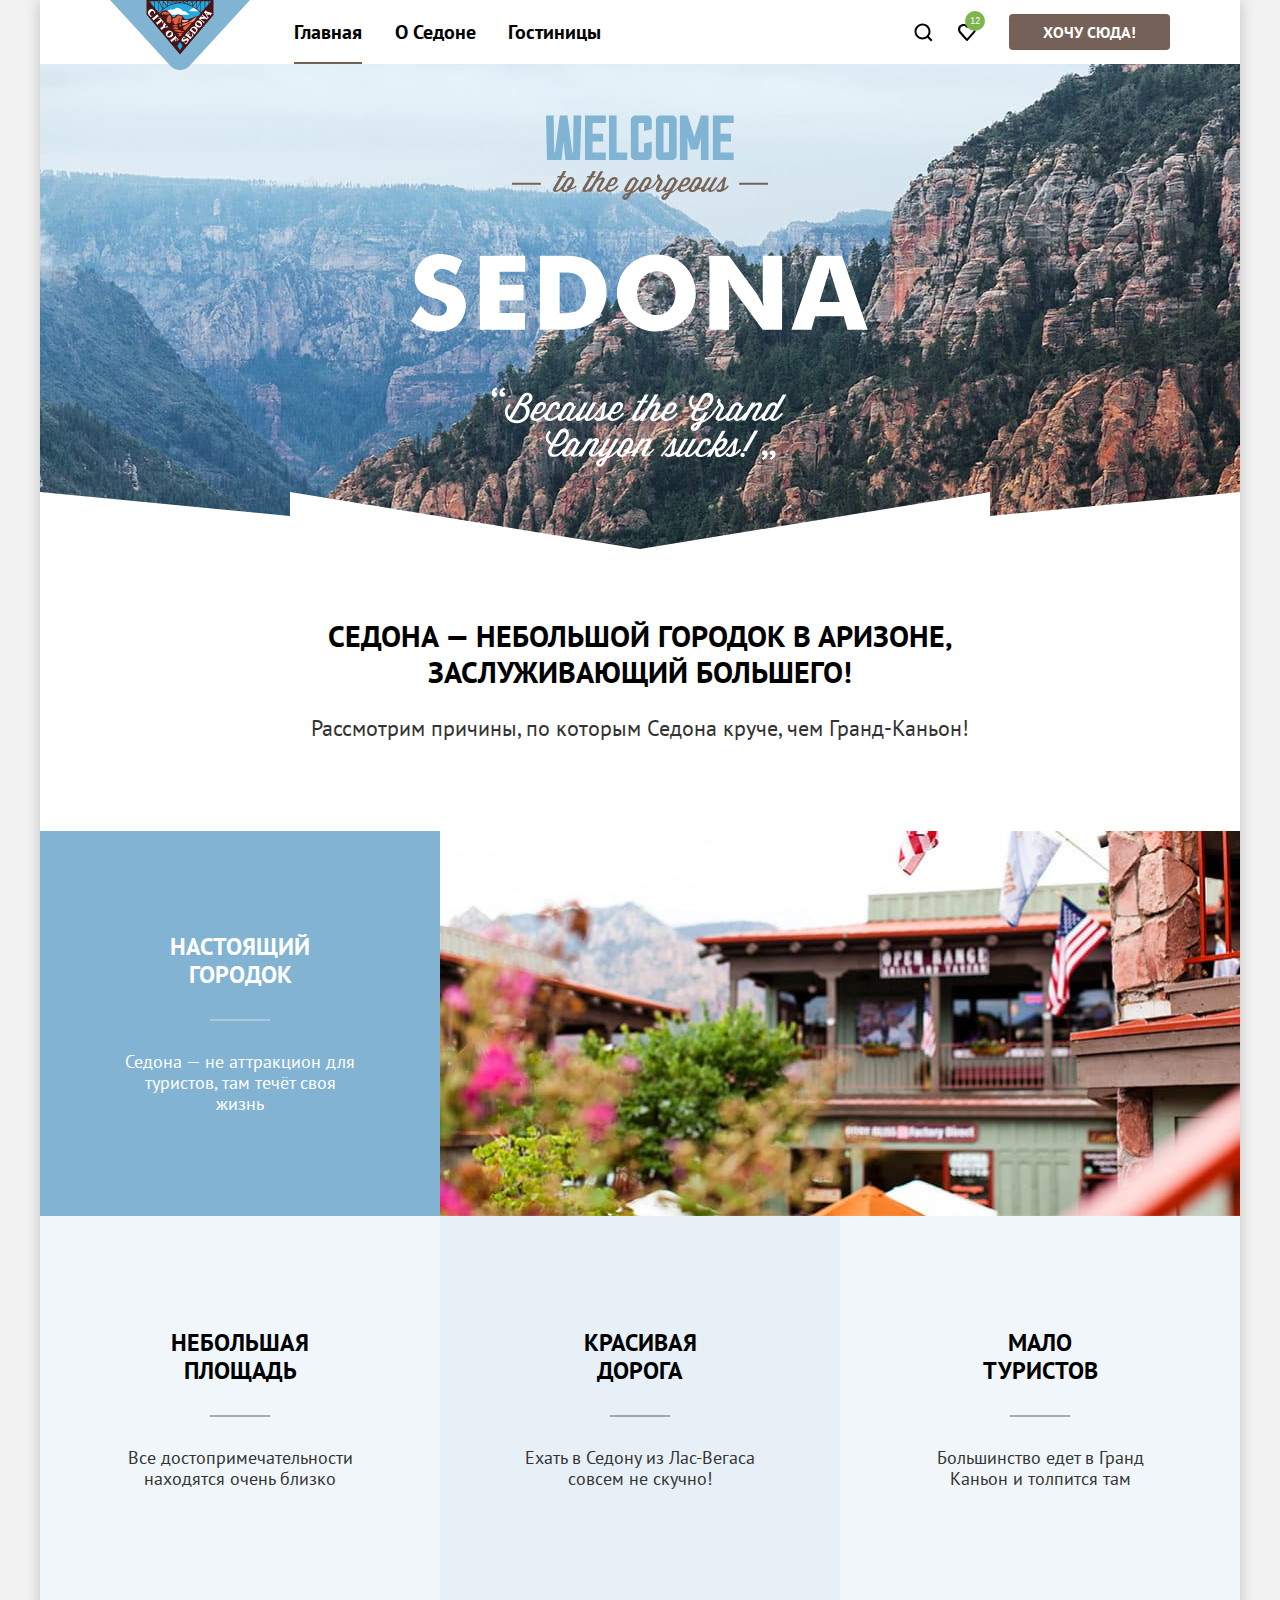
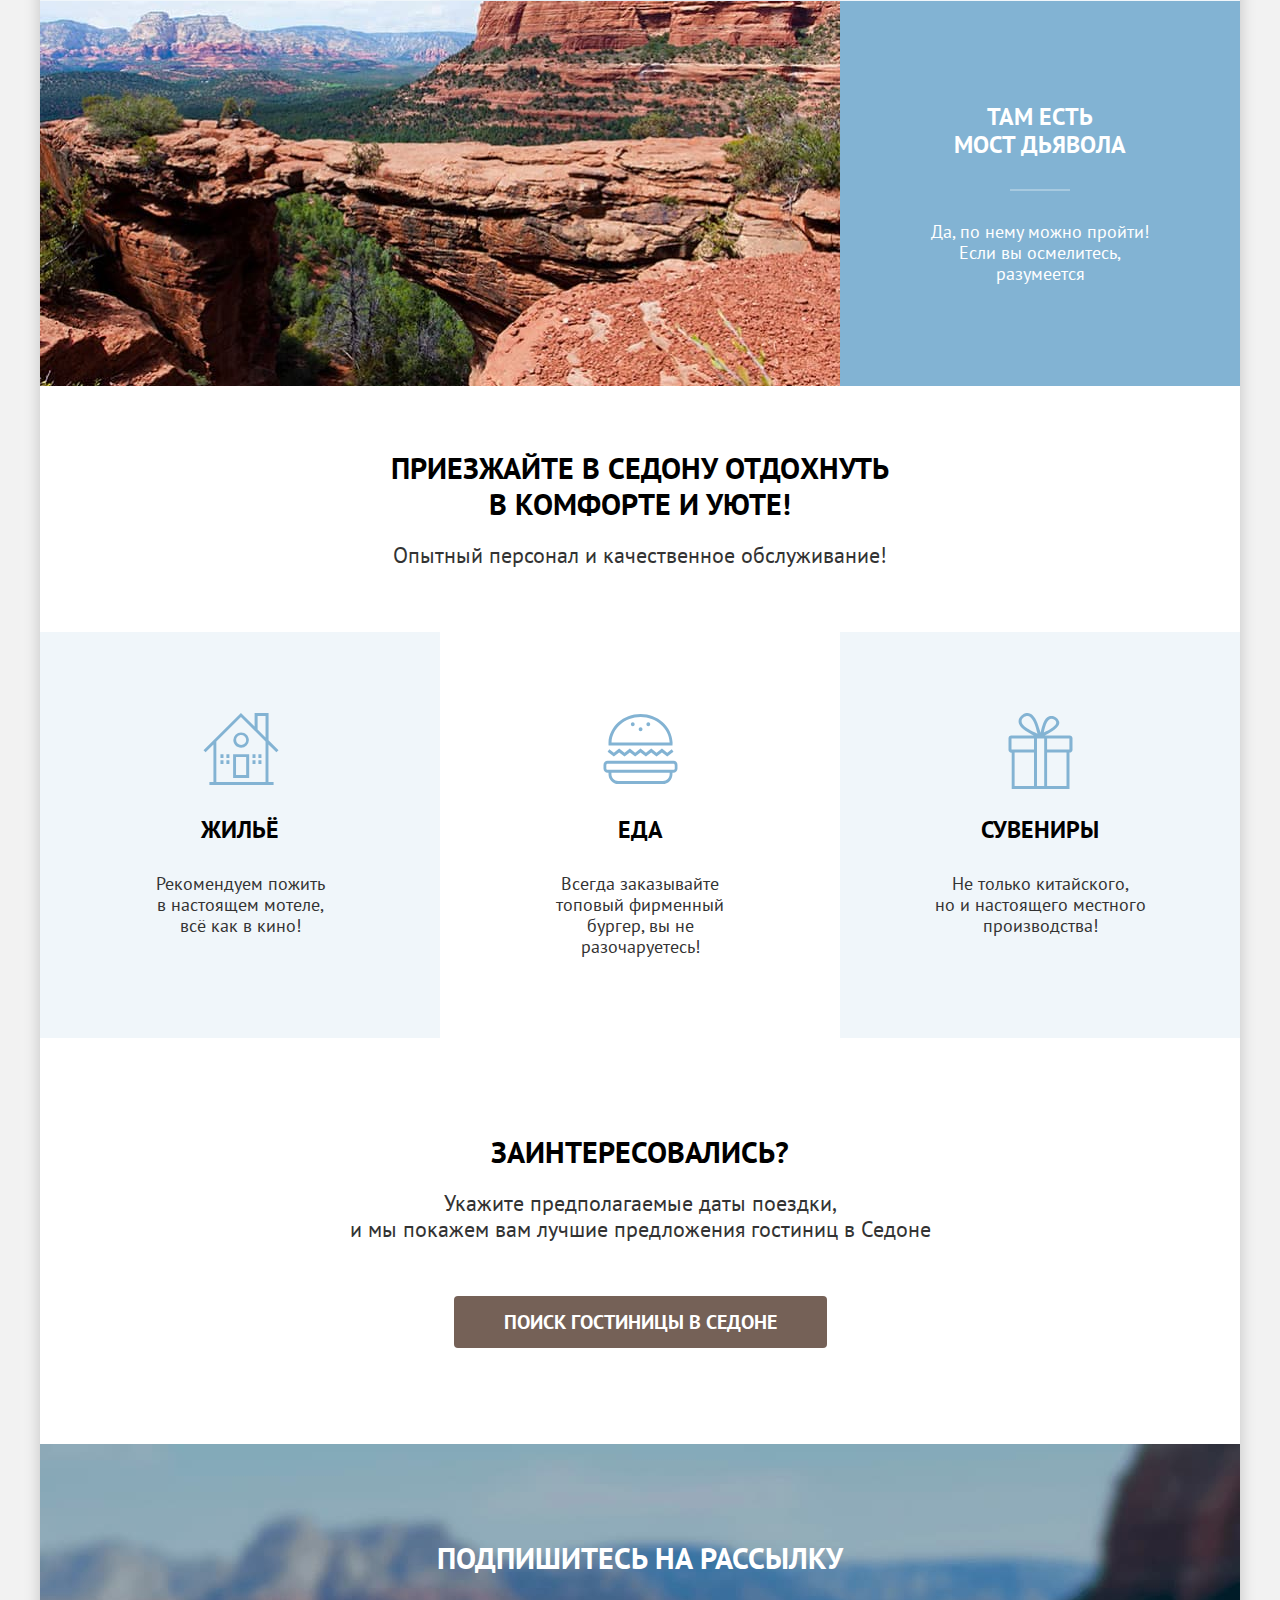
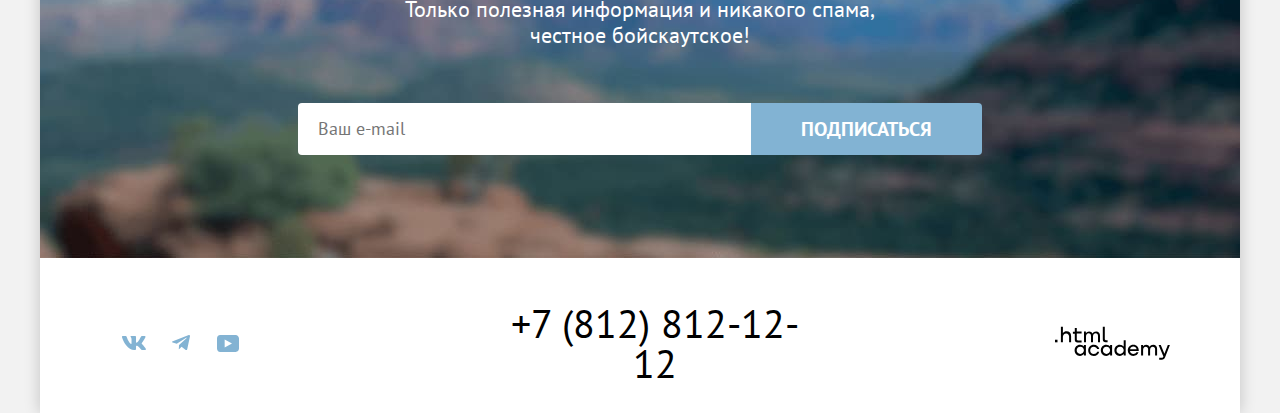
<file: index.html>
<!DOCTYPE html>
<html lang="ru">
  <head>
    <meta charset="utf-8">
    <title>Проект Город Седона</title>
    <link rel="stylesheet" href="styles/styles.css">
    <link rel="icon" href="favicon.ico">
    <link rel="icon" type="image/png" href="images/favicon.png">
  </head>

  <body>
    <div class="content-white-background-color">
      <header data-test="header" class="page-header">
        <nav class="navigation">
          <a class="navigation-logo">
            <img class="page-header-logo" src="images/logo-sedona.svg" width="140" height="70" alt="Логотип для Города Седона">
          </a>
          <ul class="navigation-list">
            <li class="navigation-item">
              <a class="navigation-link navigation-link-current">Главная</a>
            </li>
            <li class="navigation-item">
              <a class="navigation-link" href="#">О Седоне</a>
            </li>
            <li class="navigation-item">
              <a class="navigation-link" href="catalog.html">Гостиницы</a>
            </li>
          </ul>
          <ul class="navigation-list navigation-user">
            <li class="navigation-item">
              <a class="navigation-link navigation-link-search" href="#">
                <span class="visually-hidden">
                  Поиск
                </span>
              </a>
            </li>
            <li class="navigation-item">
              <a class="navigation-link navigation-link-fav" href="#">
                <span class="number-of-favorites">12</span>
                <span class="visually-hidden">
                  Избранное
                </span>
              </a>
            </li>
            <li class="navigation-item">
              <a class="button navigation-link-button" href="#">ХОЧУ СЮДА!</a>
            </li>
          </ul>
        </nav>
      </header>

      <main data-test="main" class="index-main">
        <div data-test="hero" class="main-upper-background">
          <h1 class="visually-hidden">Город Седона</h1>
          <img class="logo" src="images/sedona-main-welcome-logo.svg" width="458" height="352" alt="Логотип Города Седона">
        </div>

        <section data-test="advantages" class="advantages">
          <h2 class="visually-hidden">Преимущества Седона над Гранд-Каньон</h2>
          <p class="advantages-main">Седона — небольшой городок в Аризоне,<br> заслуживающий большего!</p>
          <p class="advantages-main-description">Рассмотрим причины, по которым Седона круче, чем Гранд-Каньон!</p>
          <div class="advantages-list">
            <div class="advantages-item advantages-item-with-image">
              <div class="description-block-with-image">
                <h3 class="advantages-title">Настоящий городок</h3>
                <p class="advantages-description">Седона — не аттракцион для туристов, там течёт своя жизнь</p>
              </div>
              <img class="advantages-image" src="images/photo-advantages-1.jpg" width="800" height="385" alt="Виды Города Седона">
            </div>
            <ul class="advantages-middle-row">
              <li class="advantages-item">
                <div class="description-block">
                  <h3 class="advantages-title">Небольшая площадь</h3>
                  <p class="advantages-description">Все достопримечательности находятся очень близко</p>
                </div>
              </li>
              <li class="advantages-item advantages-item-darker">
                <div class="description-block">
                  <h3 class="advantages-title">Красивая<br> дорога</h3>
                  <p class="advantages-description">Ехать в Седону из Лас-Вегаса совсем не скучно!</p>
                </div>
              </li>
              <li class="advantages-item">
                <div class="description-block">
                  <h3 class="advantages-title">Мало<br> туристов</h3>
                  <p class="advantages-description">Большинство едет в Гранд Каньон и толпится там</p>
                </div>
              </li>
            </ul>
            <div class="advantages-item advantages-item-with-image">
              <div class="description-block-with-image">
                <h3 class="advantages-title">Там есть<br> мост дьявола</h3>
                <p class="advantages-description">Да, по нему можно пройти! Если вы осмелитесь, разумеется</p>
              </div>
              <img class="advantages-image advantages-image-left" src="images/photo-advantages-2.jpg" width="800" height="385" alt="Вид моста дьявола по которому можно пройти">
            </div>
          </div>
        </section>

        <section data-test="service" class="infrastructure">
          <h2 class="visually-hidden">Инфраструктура</h2>
          <p class="infrastructure-top">Приезжайте в Седону отдохнуть<br> в комфорте и уюте!</p>
          <p class="infrastructure-top-description">Опытный персонал и качественное обслуживание!</p>
          <ul class="infrastructure-list">
            <li class="infrastructure-item">
              <div class="description-block">
                <h3 class="infrastructure-title">Жильё</h3>
                <p class="infrastructure-description">Рекомендуем пожить<br> в настоящем мотеле,<br> всё как в кино!</p>
              </div>
            </li>
            <li class="infrastructure-item infrastructure-item-white">
              <div class="description-block">
                <h3 class="infrastructure-title">Еда</h3>
                <p class="infrastructure-description">Всегда заказывайте<br> топовый фирменный бургер, вы не разочаруетесь!</p>
              </div>
            </li>
            <li class="infrastructure-item">
              <div class="description-block">
                <h3 class="infrastructure-title">Сувениры</h3>
                <p class="infrastructure-description">Не только китайского,<br> но и настоящего местного производства!</p>
              </div>
            </li>
          </ul>
        </section>

        <section data-test="search" class="catalog-link">
          <h2 class="catalog-link-top">Заинтересовались?</h2>
          <p class="catalog-link-description">Укажите предполагаемые даты поездки,<br> и мы покажем вам лучшие предложения гостиниц в Седоне</p>
          <a class="button catalog-link-button" href="catalog.html">ПОИСК ГОСТИНИЦЫ В СЕДОНЕ</a>
        </section>

        <section data-test="subscribe" class="newsletter">
          <div class="newsletter-content">
            <h2 class="newsletter-top">Подпишитесь на рассылку</h2>
            <p class="newsletter-description">Только полезная информация и никакого спама,<br> честное бойскаутское!</p>
            <form class="newsletter-form" action="https://echo.htmlacademy.ru/" method="post">
              <input class="newsletter-email" type="email" id="newsletter-email" name="newsletter-email" placeholder="Ваш e-mail" required>
              <button class="button newsletter-button" type="submit">Подписаться</button>
            </form>
          </div>
        </section>
      </main>

      <footer data-test="footer" class="page-footer">
        <div class="footer-row">
          <ul class="footer-social-list">
            <li class="footer-social-item">
              <a class="footer-social-link footer-social-vk" href="#">
                <svg class="footer-social-icon" width="24" height="14" aria-hidden="true" focusable="false" viewBox="0 0 24 14" xmlns="http://www.w3.org/2000/svg">
                  <path fill-rule="evenodd" clip-rule="evenodd" d="M23.45 0.948C23.616 0.402 23.45 0 22.655 0H20.03C19.362 0 19.054 0.347 18.887 0.73C18.887 0.73 17.552 3.926 15.661 6.002C15.049 6.604 14.771 6.795 14.437 6.795C14.27 6.795 14.019 6.604 14.019 6.057V0.948C14.019 0.292 13.835 0 13.279 0H9.151C8.734 0 8.483 0.304 8.483 0.593C8.483 1.214 9.429 1.358 9.526 3.106V6.904C9.526 7.737 9.373 7.888 9.039 7.888C8.149 7.888 5.984 4.677 4.699 1.003C4.45 0.288 4.198 0 3.527 0H0.9C0.15 0 0 0.347 0 0.73C0 1.412 0.89 4.8 4.145 9.281C6.315 12.341 9.37 14 12.153 14C13.822 14 14.028 13.632 14.028 12.997V10.684C14.028 9.947 14.186 9.8 14.715 9.8C15.105 9.8 15.772 9.992 17.33 11.467C19.11 13.216 19.403 14 20.405 14H23.03C23.78 14 24.156 13.632 23.94 12.904C23.702 12.18 22.852 11.129 21.725 9.882C21.113 9.172 20.195 8.407 19.916 8.024C19.527 7.533 19.638 7.314 19.916 6.877C19.916 6.877 23.116 2.451 23.449 0.948H23.45Z" />
                </svg>
                <span class="visually-hidden">ВКонтакте</span>
              </a>
            </li>
            <li class="footer-social-item">
              <a class="footer-social-link footer-social-tg" href="#">
                <svg class="footer-social-icon" width="18" height="16" aria-hidden="true" focusable="false" viewBox="0 0 18 16" xmlns="http://www.w3.org/2000/svg">
                  <path d="M16.785 0.0992597L0.840489 6.24776C-0.247661 6.68481 -0.241365 7.29184 0.640845 7.56253L4.73445 8.83953L14.2058 2.8637C14.6537 2.59121 15.0629 2.7378 14.7265 3.03636L7.05283 9.96185H7.05103L7.05283 9.96275L6.77045 14.1823C7.18413 14.1823 7.36669 13.9925 7.59871 13.7686L9.58705 11.8351L13.7229 14.89C14.4855 15.31 15.0332 15.0941 15.2229 14.1841L17.9379 1.38885C18.2158 0.274623 17.5126 -0.229883 16.785 0.0992597Z" />
                </svg>
                <span class="visually-hidden">Телеграм</span>
              </a>
            </li>
            <li class="footer-social-item">
              <a class="footer-social-link footer-social-yt" href="#">
                <svg class="footer-social-icon" width="22" height="17" aria-hidden="true" focusable="false" viewBox="0 0 22 17" xmlns="http://www.w3.org/2000/svg">
                  <path d="M18.607 0H3.17413C1.31343 0 0 1.59375 0 3.4V13.4937C0 15.4062 1.31343 17 3.17413 17H18.8259C20.4677 17 22 15.4062 22 13.6V3.4C21.7811 1.59375 20.4677 0 18.607 0ZM7.66169 12.5375V4.4625L14.995 8.5L7.66169 12.5375Z" />
                </svg>
                <span class="visually-hidden">YouTube</span>
              </a>
            </li>
          </ul>
          <a class="footer-number" href="tel:+78128121212">+7 (812) 812-12-12</a>
          <a class="footer-htmlacademy-link" href="https://htmlacademy.ru/">
            <svg class="footer-htmlacademy-icon" width="115" height="34" aria-hidden="true" focusable="false" viewBox="0 0 115 34" xmlns="http://www.w3.org/2000/svg">
              <path d="M0 13.7232V16.3232H2.5V13.7232H0Z" />
              <path d="M11.6 5.32324C10 5.32324 8.8 6.02324 8 7.02324H7.9V0.823242H5.9V16.3232H7.9V11.0232C7.9 8.92324 9.2 7.42324 11.2 7.42324C13 7.42324 14.1 8.82324 14.1 10.6232V16.3232H16.1V10.2232C16.2 7.22324 14.3 5.32324 11.6 5.32324Z" />
              <path d="M26.6 5.62324H21.8V1.92324H19.8V5.72324H17.9V7.72324H19.8V13.7232C19.8 15.4232 20.8 16.4232 22.5 16.4232H26.6V14.4232H22.9C22.2 14.4232 21.8 14.0232 21.8 13.3232V7.62324H26.6V5.62324Z" />
              <path d="M41.1 5.42324C39.5 5.42324 38.2 6.22324 37.6 7.52324H37.5C36.9 6.32324 35.7 5.42324 34.1 5.42324C32.7 5.42324 31.6 6.22324 31 7.22324H30.9V5.62324H29V16.2232H31V10.8232C31 8.82324 32 7.32324 33.6 7.32324C35.1 7.32324 36 8.32324 36 9.92324V16.2232H38V10.6232C38 8.22324 39.4 7.32324 40.6 7.32324C42.1 7.32324 43 8.32324 43 9.92324V16.2232H45V9.72324C45.1 7.22324 43.6 5.42324 41.1 5.42324Z" />
              <path d="M47.8 13.5232C47.8 15.2232 48.8 16.2232 50.6 16.2232H52.6V14.2232H50.9C50.2 14.2232 49.8 13.8232 49.8 13.1232V0.823242H47.8V13.5232Z" />
              <path d="M28.9 20.5232C28 19.4232 26.7 18.7232 25 18.7232C21.9 18.7232 19.6 21.0232 19.6 24.3232C19.6 27.6232 21.9 29.9232 25 29.9232C26.8 29.9232 28 29.1232 28.8 28.0232H28.9V29.6232H30.9V19.0232H28.9V20.5232ZM25.3 27.9232C23.1 27.9232 21.7 26.3232 21.7 24.3232C21.7 22.3232 23.1 20.7232 25.3 20.7232C27.5 20.7232 28.9 22.3232 28.9 24.3232C28.9 26.2232 27.5 27.9232 25.3 27.9232Z" />
              <path d="M44.2 22.8232C43.7 20.4232 41.6 18.7232 38.8 18.7232C35.4 18.7232 33.2 21.2232 33.2 24.3232C33.2 27.4232 35.4 29.9232 38.8 29.9232C41.6 29.9232 43.7 28.1232 44.2 25.7232H42.1C41.7 27.0232 40.4 28.0232 38.8 28.0232C36.6 28.0232 35.2 26.4232 35.2 24.4232C35.2 22.4232 36.6 20.8232 38.8 20.8232C40.4 20.8232 41.6 21.8232 42.1 23.0232H44.2V22.8232Z" />
              <path d="M55.1 20.5232C54.2 19.4232 52.9 18.7232 51.2 18.7232C48.1 18.7232 45.8 21.0232 45.8 24.3232C45.8 27.6232 48.1 29.9232 51.2 29.9232C53 29.9232 54.2 29.1232 55 28.0232H55.1V29.6232H57.1V19.0232H55.1V20.5232ZM51.5 27.9232C49.3 27.9232 47.9 26.3232 47.9 24.3232C47.9 22.3232 49.3 20.7232 51.5 20.7232C53.7 20.7232 55.1 22.3232 55.1 24.3232C55.1 26.2232 53.6 27.9232 51.5 27.9232Z" />
              <path d="M68.7 20.6232C67.8 19.5232 66.5 18.7232 64.8 18.7232C61.7 18.7232 59.4 21.0232 59.4 24.3232C59.4 27.6232 61.6 29.9232 64.8 29.9232C66.5 29.9232 67.8 29.1232 68.6 28.1232H68.7V29.6232H70.7V14.2232H68.7V20.6232ZM65.1 27.9232C62.9 27.9232 61.5 26.3232 61.5 24.3232C61.5 22.3232 62.9 20.7232 65.1 20.7232C67.3 20.7232 68.7 22.3232 68.7 24.3232C68.6 26.3232 67.2 27.9232 65.1 27.9232Z" />
              <path d="M78.3 18.7232C75 18.7232 72.8 21.2232 72.8 24.3232C72.8 27.3232 74.9 29.9232 78.3 29.9232C80.8 29.9232 82.8 28.6232 83.5 26.3232H81.4C80.9 27.3232 79.8 27.9232 78.4 27.9232C76.5 27.9232 75.1 26.6232 75 25.0232H83.8C84 21.4232 81.8 18.7232 78.3 18.7232ZM78.3 20.6232C80 20.6232 81.3 21.6232 81.6 23.2232H75.1C75.4 21.7232 76.6 20.6232 78.3 20.6232Z" />
              <path d="M98.2 18.7232C96.6 18.7232 95.3 19.5232 94.6 20.7232H94.5C93.9 19.5232 92.7 18.7232 91.1 18.7232C89.7 18.7232 88.6 19.4232 88 20.5232V19.0232H86.1V29.6232H88.1V24.2232C88.1 22.2232 89.1 20.8232 90.7 20.7232C92.2 20.7232 93.1 21.7232 93.1 23.3232V29.6232H95.1V24.0232C95.1 21.6232 96.5 20.7232 97.7 20.7232C99.2 20.7232 100.1 21.7232 100.1 23.3232V29.6232H102.1V23.1232C102.2 20.5232 100.7 18.7232 98.2 18.7232Z" />
              <path d="M109.4 27.8232L105.8 18.9232H103.6L108.4 30.5232C108.1 31.4232 107.7 31.7232 106.7 31.7232H104.2V33.7232H106.7C108.5 33.7232 109.5 32.9232 110.2 31.1232L114.9 18.9232H112.8L109.4 27.8232Z" />
            </svg>
          </a>
        </div>
      </footer>
    </div>

    <div class="modal-container modal-container-close">
      <div class="modal modal-search">
        <button type="button" class="modal-close-button">
          <svg width="14" height="14" aria-hidden="true" focusable="false" viewBox="0 0 14 14" xmlns="http://www.w3.org/2000/svg">
            <path d="M14 1.29231L12.7077 0L7 5.70769L1.29231 0L0 1.29231L5.70769 7L0 12.7077L1.29231 14L7 8.29231L12.7077 14L14 12.7077L8.29231 7L14 1.29231Z" />
          </svg>
          <span class="visually-hidden">Закрыть</span>
        </button>
        <section class="modal-content">
          <h2 class="modal-title">Поиск гостиницы в Седоне</h2>
          <form class="search-form" action="https://echo.htmlacademy.ru/" method="post">
            <p class="search-form-input">
              <label class="search-form-label" for="arrive-date">Дата Заезда:</label>
              <input class="search-date-input" id="arrive-date" type="text" name="arrive-date" value="27 апреля 2020" placeholder="Укажите дату" required>
              <span class="search-form-input-error search-form-input-show-message">Мы не можем отправить вас в прошлое.</span>
              <span class="search-form-input-correct">На эти даты есть свободные номера. Пока есть.</span>
            </p>
            <p class="search-form-input">
              <label class="search-form-label" for="exit-date">Дата Выезда:</label>
              <input  class="search-date-input" type="text" id="exit-date" name="exit-date" value="1 сентября 2023" placeholder="Укажите дату" required>
              <span class="search-form-input-error">Мы не можем отправить вас в прошлое.</span>
              <span class="search-form-input-correct search-form-input-show-message">На эти даты есть свободные номера. Пока есть.</span>
            </p>
            <div class="search-form-counters">
              <p class="search-form-input search-form-input-counters">
                <label class="search-form-label" for="adults-count">Взрослые:</label>
                <button class="search-count-adult-minus" type="button">
                  <span class="visually-hidden">Кнопка минус</span>
                  <svg width="14" height="2" viewBox="0 0 14 2" aria-hidden="true" focusable="false" xmlns="http://www.w3.org/2000/svg">
                    <path d="M0 0L0 2L14 2V0L0 0Z" />
                  </svg>
                </button>
                <input class="search-count-input" type="number" id="adults-count" value="2" name="adults-count" required>
                <button class="search-count-adult-plus" type="button">
                  <span class="visually-hidden">Кнопка плюс</span>
                  <svg width="14" height="14" viewBox="0 0 14 14" aria-hidden="true" focusable="false" xmlns="http://www.w3.org/2000/svg">
                    <path d="M14 6H8V0H6V6H0V8H6V14H8V8H14V6Z" />
                  </svg>
                </button>
              </p>
              <p class="search-form-input search-form-input-counters">
                <span class="search-form-label">
                  <label class="search-form-label search-form-label-children" for="children-count">Дети:</label>
                  <span class="tooltip">
                    <button class="tooltip-toggle" type="button" aria-labelledby="tooltip-label-count">
                      <svg width="26" height="26" viewBox="0 0 26 26" aria-hidden="true" focusable="false" fill="none" xmlns="http://www.w3.org/2000/svg">
                        <circle cx="13" cy="13" r="13" fill="#83B3D3"/>
                        <path fill-rule="evenodd" clip-rule="evenodd" d="M12 7H14V9H12V7ZM14 19H12V10H14V19Z" fill="white"/>
                      </svg>
                    </button>
                      <svg class="tooltip-text-triangle" width="19" height="9" viewBox="0 0 19 9" aria-hidden="true" focusable="false" fill="none" xmlns="http://www.w3.org/2000/svg">
                        <path d="M9.5 0L19 9H0L9.5 0Z" fill="#333333" />
                      </svg>
                    <span class="tooltip-text" role="tooltip" id="tooltip-label-count">Укажите количество детей, которые будут с вами, возраст которых от 6 до 18 лет. Дети до 6 лет размещаются бесплатно.</span>
                  </span>
                </span>
                <button class="search-count-children-minus" type="button">
                  <span class="visually-hidden">Кнопка минус</span>
                  <svg width="14" height="2" viewBox="0 0 14 2" aria-hidden="true" focusable="false" xmlns="http://www.w3.org/2000/svg">
                    <path d="M0 0L0 2L14 2V0L0 0Z" />
                  </svg>
                </button>
                <input class="search-count-input" type="number" id="children-count" value="2" name="children-count" required>
                <button class="search-count-children-plus" type="button">
                  <span class="visually-hidden">Кнопка плюс</span>
                  <svg width="14" height="14" viewBox="0 0 14 14" aria-hidden="true" focusable="false" xmlns="http://www.w3.org/2000/svg">
                    <path d="M14 6H8V0H6V6H0V8H6V14H8V8H14V6Z" />
                  </svg>
                </button>
              </p>
            </div>
            <button class="button search-submit-button" type="submit">Найти</button>
          </form>
        </section>
      </div>
    </div>

  </body>
</html>
</file>
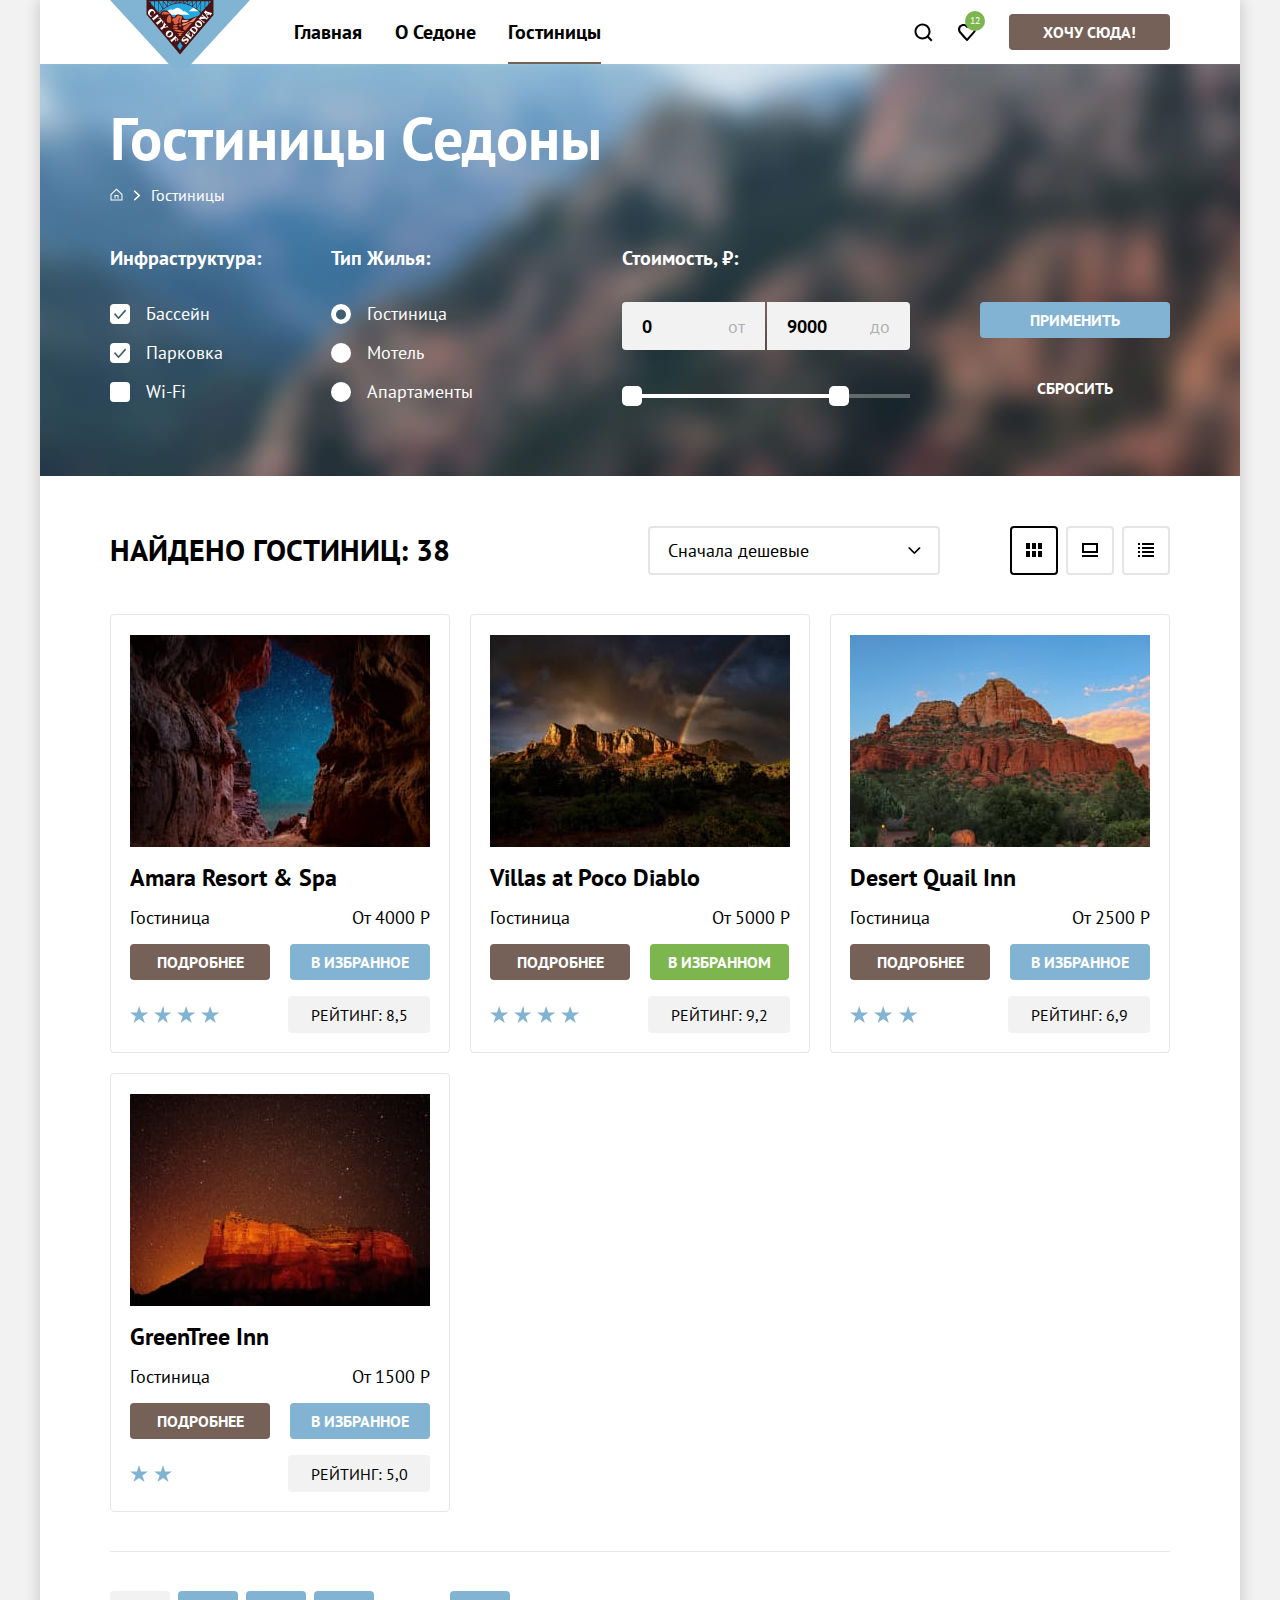
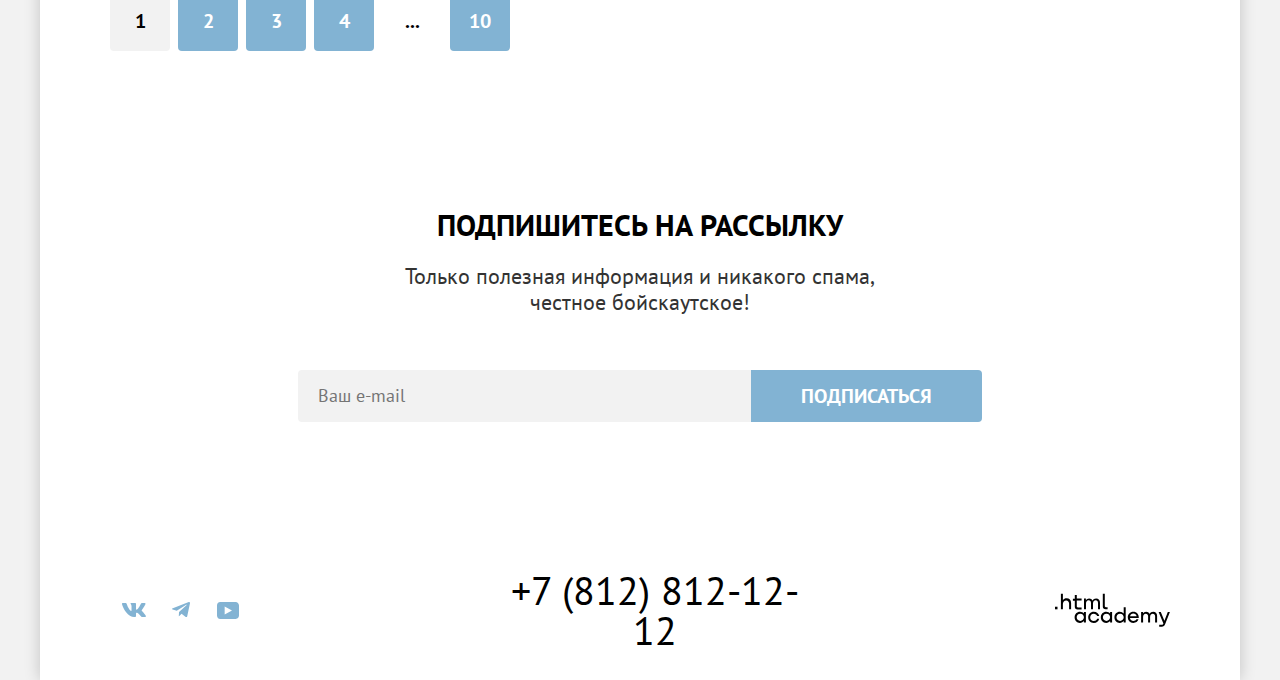
<file: catalog.html>
<!DOCTYPE html>
<html lang="ru">
  <head>
    <meta charset="utf-8">
    <title>Гостиницы Седоны</title>
    <link rel="stylesheet" href="styles/styles.css">
    <link rel="icon" href="favicon.ico">
    <link rel="icon" type="image/png" href="images/favicon.png">
  </head>

  <body>
    <div class="content-white-background-color">
      <header data-test="header" class="page-header">
        <nav class="navigation">
          <a class="navigation-logo" href="index.html">
            <img class="page-header-logo" src="images/logo-sedona.svg" width="140" height="70" alt="Логотип для Города Седона">
          </a>
          <ul class="navigation-list">
            <li class="navigation-item">
              <a class="navigation-link" href="index.html">Главная</a>
            </li>
            <li class="navigation-item">
              <a class="navigation-link" href="#">О Седоне</a>
            </li>
            <li class="navigation-item">
              <a class="navigation-link navigation-link-current">Гостиницы</a>
            </li>
          </ul>
          <ul class="navigation-list navigation-user">
            <li class="navigation-item">
              <a class="navigation-link navigation-link-search" href="#">
                <span class="visually-hidden">
                  Поиск
                </span>
              </a>
            </li>
            <li class="navigation-item">
              <a class="navigation-link navigation-link-fav" href="#">
                <span class="number-of-favorites">12</span>
                <span class="visually-hidden">
                  Избранное
                </span>
              </a>
            </li>
            <li class="navigation-item">
              <a class="button navigation-link-button" href="#">ХОЧУ СЮДА!</a>
            </li>
          </ul>
        </nav>
      </header>

      <main data-test="main" class="catalog-main">
          <div class="filter-section">
            <header class="catalog-header">
              <h1 class="catalog-header-title">Гостиницы Седоны</h1>
              <ul class="breadcrumbs">
                <li class="breadcrumbs-item">
                  <a class="breadcrumbs-link breadcrumbs-link-home" href="index.html">
                    <span class="visually-hidden">Главная</span>
                  </a>
                </li>
                <li class="breadcrumbs-item">
                  <a class="breadcrumbs-link" href="#">
                    <span class="breadcrumbs-link-name">Гостиницы</span>
                  </a>
                </li>
              </ul>
            </header>

            <section data-test="filter" class="hotel-preferences">
              <h2 class="visually-hidden">Отфильтрованный список гостиниц</h2>
              <form class="catalog-filter" action="https://echo.htmlacademy.ru/" method="get">
                <div class="catalog-filter-left-blocks">
                  <fieldset class="catalog-filter-group">
                    <legend class="catalog-filter-title">Инфраструктура:</legend>
                    <ul class="catalog-filter-list">
                      <li class="catalog-filter-item">
                        <label class="control">
                          <input class="control-input visually-hidden" type="checkbox" name="pool" checked>
                          <span class="control-mark-square"></span>
                          Бассейн
                        </label>
                      </li>
                      <li class="catalog-filter-item">
                        <label class="control">
                          <input class="control-input visually-hidden" type="checkbox" name="parking" checked>
                          <span class="control-mark-square"></span>
                          Парковка
                        </label>
                      </li>
                      <li class="catalog-filter-item">
                        <label class="control">
                          <input class="control-input visually-hidden" type="checkbox" name="wi-fi">
                          <span class="control-mark-square"></span>
                          Wi-Fi
                        </label>
                      </li>
                    </ul>
                  </fieldset>
                  <fieldset class="catalog-filter-group">
                    <legend class="catalog-filter-title">Тип Жилья:</legend>
                    <ul class="catalog-filter-list">
                      <li class="catalog-filter-item">
                        <label class="control">
                          <input class="control-input visually-hidden" type="radio" name="hotel-group" value="hotel" checked>
                          <span class="control-mark-circle"></span>
                          Гостиница
                        </label>
                      </li>
                      <li class="catalog-filter-item">
                        <label class="control">
                          <input class="control-input visually-hidden" type="radio" name="hotel-group" value="motel">
                          <span class="control-mark-circle"></span>
                          Мотель
                        </label>
                      </li>
                      <li class="catalog-filter-item">
                        <label class="control">
                          <input class="control-input visually-hidden" type="radio" name="hotel-group" value="appartaments">
                          <span class="control-mark-circle"></span>
                          Апартаменты
                        </label>
                      </li>
                    </ul>
                  </fieldset>
                </div>
                <div class="catalog-filter-right-blocks">
                  <fieldset class="catalog-filter-group-value">
                    <legend class="catalog-filter-title">Стоимость, ₽:</legend>
                    <div class="range">
                      <div class="range-wrapper-inputs">
                        <label class="catalog-filter-value-name">
                          <input class="value-size" type="number" value="0" name="min-range" id="value-size-min">
                          <span class="static-value">от</span>
                        </label>
                        <label class="catalog-filter-value-name">
                          <input class="value-size value-size-max" type="number" value="9000" name="max-range" id="value-size-max">
                          <span class="static-value">до</span>
                        </label>
                      </div>
                      <div class="range-scale">
                        <div class="range-scale-bar" style="left: 0; width:226px">
                          <button class="button-toggle toggle-min" type="button">
                            <span class="visually-hidden">Управление минимальной ценой</span>
                          </button>
                          <button class="button-toggle toggle-max" type="button">
                            <span class="visually-hidden">Управление максимальной ценой</span>
                          </button>
                        </div>
                      </div>
                    </div>
                  </fieldset>
                  <div class="catalog-filter-buttons">
                    <button class="button button-filter-submit" type="submit">Применить</button>
                    <button class="button button-filter-reset" type="reset">Сбросить</button>
                  </div>
                </div>
              </form>
            </section>
          </div>
          <section data-test="catalog" class="catalog-content">
            <div class="hotel-filters">
              <h2 class="hotel-result">Найдено гостиниц: 38</h2>
              <div class="select-control-position">
                <div class="select-control-wrapper">
                  <svg class="select-control-icon" width="13" height="7" viewBox="0 0 13 7" fill="none" xmlns="http://www.w3.org/2000/svg">
                    <path fill-rule="evenodd" clip-rule="evenodd" d="M0.612492 0.344671C0.905385 0.0517776 1.38026 0.0517776 1.67315 0.344671L6.39282 5.06434L11.1125 0.34467C11.4054 0.0517767 11.8803 0.0517766 12.1732 0.34467C12.466 0.637563 12.466 1.11244 12.1732 1.40533L6.92315 6.65533C6.63026 6.94822 6.15539 6.94822 5.86249 6.65533L0.612492 1.40533C0.319599 1.11244 0.319599 0.637564 0.612492 0.344671Z" fill="black" />
                  </svg>
                  <select class="select-control" aria-label="Сортировка">
                    <option value="cheap">Сначала дешевые</option>
                    <option value="popular">Сначала популярные</option>
                    <option value="expensive">Сначала дорогие</option>
                  </select>
                </div>
                <a class="select-control-button select-control-button-current" href="#">
                  <svg width="16" height="14" viewBox="0 0 16 14" fill="none" xmlns="http://www.w3.org/2000/svg">
                    <path d="M4 0H0V6H4V0Z" fill="black" />
                    <path d="M16 0H12V6H16V0Z" fill="black" />
                    <path d="M10 0H6V6H10V0Z" fill="black" />
                    <path d="M4 8H0V14H4V8Z" fill="black" />
                    <path d="M16 8H12V14H16V8Z" fill="black" />
                    <path d="M10 8H6V14H10V8Z" fill="black" />
                  </svg>
                  <span class="visually-hidden">Показать карточки</span>
                </a>
                <a class="select-control-button" href="#">
                  <svg width="16" height="14" viewBox="0 0 16 14" fill="none" xmlns="http://www.w3.org/2000/svg">
                    <path d="M16 12H0V14H16V12Z" fill="black" />
                    <path d="M14 2V8H2V2H14ZM16 0H0V10H16V0Z" fill="black" />
                  </svg>
                  <span class="visually-hidden">Показать карточки с информацией</span>
                </a>
                <a class="select-control-button" href="#">
                  <svg width="16" height="14" viewBox="0 0 16 14" fill="none" xmlns="http://www.w3.org/2000/svg">
                    <path d="M2 0H0V2H2V0Z" fill="black" />
                    <path d="M16 0H4V2H16V0Z" fill="black" />
                    <path d="M2 4H0V6H2V4Z" fill="black" />
                    <path d="M16 4H4V6H16V4Z" fill="black" />
                    <path d="M2 8H0V10H2V8Z" fill="black" />
                    <path d="M16 8H4V10H16V8Z" fill="black" />
                    <path d="M2 12H0V14H2V12Z" fill="black" />
                    <path d="M16 12H4V14H16V12Z" fill="black" />
                  </svg>
                  <span class="visually-hidden">Показать список</span>
                </a>
              </div>
            </div>
            <ul class="hotel-list">
              <li class="hotel-card">
                <a class="hotel-card-link" href="#">
                  <img class="hotel-card-image" src="images/hotel-1.jpg" width="300" height="212" alt="Фото для отеля Amara Resort & Spa">
                  <h3 class="hotel-card-title">Amara Resort & Spa</h3>
                </a>
                <div class="hotel-type-price-row">
                  <p class="hotel-card-type">Гостиница</p>
                  <p class="hotel-card-price">От 4000 Р</p>
                </div>
                <div class="hotel-card-buttons">
                  <a class="button hotel-card-button-details" href="#">Подробнее</a>
                  <a class="button hotel-card-button-favorites" href="#">В избранное</a>
                </div>
                <div class="hotel-card-stars-raiting-row">
                  <div class="hotel-card-stars four-stars">
                    <p class="visually-hidden">Рейтинг гостиницы - 4 звезды"</p>
                  </div>
                  <p class="hotel-card-raiting">Рейтинг: 8,5</p>
                </div>
              </li>
              <li class="hotel-card">
                <a class="hotel-card-link" href="#">
                  <img class="hotel-card-image" src="images/hotel-2.jpg" width="300" height="212" alt=" ">
                  <h3 class="hotel-card-title">Villas at Poco Diablo</h3>
                </a>
                <div class="hotel-type-price-row">
                  <p class="hotel-card-type">Гостиница</p>
                  <p class="hotel-card-price">От 5000 Р</p>
                </div>
                <div class="hotel-card-buttons">
                  <a class="button hotel-card-button-details" href="#">Подробнее</a>
                  <a class="button hotel-card-button-infavorites" href="#">В избранном</a>
                </div>
                <div class="hotel-card-stars-raiting-row">
                  <div class="hotel-card-stars four-stars">
                    <p class="visually-hidden">Рейтинг гостиницы - 4 звезды"</p>
                  </div>
                  <p class="hotel-card-raiting">Рейтинг: 9,2</p>
                </div>
              </li>
              <li class="hotel-card">
                <a class="hotel-card-link" href="#">
                  <img class="hotel-card-image" src="images/hotel-3.jpg" width="300" height="212" alt=" ">
                  <h3 class="hotel-card-title">Desert Quail Inn</h3>
                </a>
                <div class="hotel-type-price-row">
                  <p class="hotel-card-type">Гостиница</p>
                  <p class="hotel-card-price">От 2500 Р</p>
                </div>
                <div class="hotel-card-buttons">
                  <a class="button hotel-card-button-details" href="#">Подробнее</a>
                  <a class="button hotel-card-button-favorites" href="#">В избранное</a>
                </div>
                <div class="hotel-card-stars-raiting-row">
                  <div class="hotel-card-stars three-stars">
                    <p class="visually-hidden">Рейтинг гостиницы - 3 звезды"</p>
                  </div>
                  <p class="hotel-card-raiting">Рейтинг: 6,9</p>
                </div>
              </li>
              <li class="hotel-card">
                <a class="hotel-card-link" href="#">
                  <img class="hotel-card-image" src="images/hotel-4.jpg" width="300" height="212" alt=" ">
                  <h3 class="hotel-card-title">GreenTree Inn</h3>
                </a>
                <div class="hotel-type-price-row">
                  <p class="hotel-card-type">Гостиница</p>
                  <p class="hotel-card-price">От 1500 Р</p>
                </div>
                <div class="hotel-card-buttons">
                  <a class="button hotel-card-button-details" href="#">Подробнее</a>
                  <a class="button hotel-card-button-favorites" href="#">В избранное</a>
                </div>
                <div class="hotel-card-stars-raiting-row">
                  <div class="hotel-card-stars two-stars">
                    <p class="visually-hidden">Рейтинг гостиницы - 2 звезды</p>
                  </div>
                  <p class="hotel-card-raiting">Рейтинг: 5,0</p>
                </div>
              </li>
            </ul>

            <ul class="pagination">
              <li class="pagination-item">
                <a class="pagination-link pagination-current">1</a>
              </li>
              <li class="pagination-item">
                <a class="pagination-link" href="#">2</a>
              </li>
              <li class="pagination-item">
                <a class="pagination-link" href="#">3</a>
              </li>
              <li class="pagination-item">
                <a class="pagination-link" href="#">4</a>
              </li>
              <li class="pagination-item">
                <a class="pagination-link pagination-disabled">...</a>
              </li>
              <li class="pagination-item">
                <a class="pagination-link" href="#">10</a>
              </li>
            </ul>
          </section>

        <section data-test="subscribe" class="newsletter-catalog">
          <div class="newsletter-content">
            <h2 class="newsletter-top newsletter-top-catalog">Подпишитесь на рассылку</h2>
            <p class="newsletter-description newsletter-description-catalog">Только полезная информация и никакого спама,<br> честное бойскаутское!</p>
            <form class="newsletter-form" action="https://echo.htmlacademy.ru/" method="post">
              <input class="newsletter-email" type="email" id="newsletter-email" name="newsletter-email" placeholder="Ваш e-mail" required>
              <button class="button newsletter-button" type="submit">Подписаться</button>
            </form>
          </div>
        </section>
      </main>

      <footer data-test="footer" class="page-footer">
        <div class="footer-row">
          <ul class="footer-social-list">
            <li class="footer-social-item">
              <a class="footer-social-link footer-social-vk" href="#">
                <svg class="footer-social-icon" width="24" height="14" aria-hidden="true" focusable="false" viewBox="0 0 24 14" xmlns="http://www.w3.org/2000/svg">
                  <path fill-rule="evenodd" clip-rule="evenodd" d="M23.45 0.948C23.616 0.402 23.45 0 22.655 0H20.03C19.362 0 19.054 0.347 18.887 0.73C18.887 0.73 17.552 3.926 15.661 6.002C15.049 6.604 14.771 6.795 14.437 6.795C14.27 6.795 14.019 6.604 14.019 6.057V0.948C14.019 0.292 13.835 0 13.279 0H9.151C8.734 0 8.483 0.304 8.483 0.593C8.483 1.214 9.429 1.358 9.526 3.106V6.904C9.526 7.737 9.373 7.888 9.039 7.888C8.149 7.888 5.984 4.677 4.699 1.003C4.45 0.288 4.198 0 3.527 0H0.9C0.15 0 0 0.347 0 0.73C0 1.412 0.89 4.8 4.145 9.281C6.315 12.341 9.37 14 12.153 14C13.822 14 14.028 13.632 14.028 12.997V10.684C14.028 9.947 14.186 9.8 14.715 9.8C15.105 9.8 15.772 9.992 17.33 11.467C19.11 13.216 19.403 14 20.405 14H23.03C23.78 14 24.156 13.632 23.94 12.904C23.702 12.18 22.852 11.129 21.725 9.882C21.113 9.172 20.195 8.407 19.916 8.024C19.527 7.533 19.638 7.314 19.916 6.877C19.916 6.877 23.116 2.451 23.449 0.948H23.45Z" />
                </svg>
                <span class="visually-hidden">ВКонтакте</span>
              </a>
            </li>
            <li class="footer-social-item">
              <a class="footer-social-link footer-social-tg" href="#">
                <svg class="footer-social-icon" width="18" height="16" aria-hidden="true" focusable="false" viewBox="0 0 18 16" xmlns="http://www.w3.org/2000/svg">
                  <path d="M16.785 0.0992597L0.840489 6.24776C-0.247661 6.68481 -0.241365 7.29184 0.640845 7.56253L4.73445 8.83953L14.2058 2.8637C14.6537 2.59121 15.0629 2.7378 14.7265 3.03636L7.05283 9.96185H7.05103L7.05283 9.96275L6.77045 14.1823C7.18413 14.1823 7.36669 13.9925 7.59871 13.7686L9.58705 11.8351L13.7229 14.89C14.4855 15.31 15.0332 15.0941 15.2229 14.1841L17.9379 1.38885C18.2158 0.274623 17.5126 -0.229883 16.785 0.0992597Z" />
                </svg>
                <span class="visually-hidden">Телеграм</span>
              </a>
            </li>
            <li class="footer-social-item">
              <a class="footer-social-link footer-social-yt" href="#">
                <svg class="footer-social-icon" width="22" height="17" aria-hidden="true" focusable="false" viewBox="0 0 22 17" xmlns="http://www.w3.org/2000/svg">
                  <path d="M18.607 0H3.17413C1.31343 0 0 1.59375 0 3.4V13.4937C0 15.4062 1.31343 17 3.17413 17H18.8259C20.4677 17 22 15.4062 22 13.6V3.4C21.7811 1.59375 20.4677 0 18.607 0ZM7.66169 12.5375V4.4625L14.995 8.5L7.66169 12.5375Z" />
                </svg>
                <span class="visually-hidden">YouTube</span>
              </a>
            </li>
          </ul>
          <a class="footer-number" href="tel:+78128121212">+7 (812) 812-12-12</a>
          <a class="footer-htmlacademy-link" href="https://htmlacademy.ru/">
            <svg class="footer-htmlacademy-icon" width="115" height="34" aria-hidden="true" focusable="false" viewBox="0 0 115 34" xmlns="http://www.w3.org/2000/svg">
              <path d="M0 13.7232V16.3232H2.5V13.7232H0Z" />
              <path d="M11.6 5.32324C10 5.32324 8.8 6.02324 8 7.02324H7.9V0.823242H5.9V16.3232H7.9V11.0232C7.9 8.92324 9.2 7.42324 11.2 7.42324C13 7.42324 14.1 8.82324 14.1 10.6232V16.3232H16.1V10.2232C16.2 7.22324 14.3 5.32324 11.6 5.32324Z" />
              <path d="M26.6 5.62324H21.8V1.92324H19.8V5.72324H17.9V7.72324H19.8V13.7232C19.8 15.4232 20.8 16.4232 22.5 16.4232H26.6V14.4232H22.9C22.2 14.4232 21.8 14.0232 21.8 13.3232V7.62324H26.6V5.62324Z" />
              <path d="M41.1 5.42324C39.5 5.42324 38.2 6.22324 37.6 7.52324H37.5C36.9 6.32324 35.7 5.42324 34.1 5.42324C32.7 5.42324 31.6 6.22324 31 7.22324H30.9V5.62324H29V16.2232H31V10.8232C31 8.82324 32 7.32324 33.6 7.32324C35.1 7.32324 36 8.32324 36 9.92324V16.2232H38V10.6232C38 8.22324 39.4 7.32324 40.6 7.32324C42.1 7.32324 43 8.32324 43 9.92324V16.2232H45V9.72324C45.1 7.22324 43.6 5.42324 41.1 5.42324Z" />
              <path d="M47.8 13.5232C47.8 15.2232 48.8 16.2232 50.6 16.2232H52.6V14.2232H50.9C50.2 14.2232 49.8 13.8232 49.8 13.1232V0.823242H47.8V13.5232Z" />
              <path d="M28.9 20.5232C28 19.4232 26.7 18.7232 25 18.7232C21.9 18.7232 19.6 21.0232 19.6 24.3232C19.6 27.6232 21.9 29.9232 25 29.9232C26.8 29.9232 28 29.1232 28.8 28.0232H28.9V29.6232H30.9V19.0232H28.9V20.5232ZM25.3 27.9232C23.1 27.9232 21.7 26.3232 21.7 24.3232C21.7 22.3232 23.1 20.7232 25.3 20.7232C27.5 20.7232 28.9 22.3232 28.9 24.3232C28.9 26.2232 27.5 27.9232 25.3 27.9232Z" />
              <path d="M44.2 22.8232C43.7 20.4232 41.6 18.7232 38.8 18.7232C35.4 18.7232 33.2 21.2232 33.2 24.3232C33.2 27.4232 35.4 29.9232 38.8 29.9232C41.6 29.9232 43.7 28.1232 44.2 25.7232H42.1C41.7 27.0232 40.4 28.0232 38.8 28.0232C36.6 28.0232 35.2 26.4232 35.2 24.4232C35.2 22.4232 36.6 20.8232 38.8 20.8232C40.4 20.8232 41.6 21.8232 42.1 23.0232H44.2V22.8232Z" />
              <path d="M55.1 20.5232C54.2 19.4232 52.9 18.7232 51.2 18.7232C48.1 18.7232 45.8 21.0232 45.8 24.3232C45.8 27.6232 48.1 29.9232 51.2 29.9232C53 29.9232 54.2 29.1232 55 28.0232H55.1V29.6232H57.1V19.0232H55.1V20.5232ZM51.5 27.9232C49.3 27.9232 47.9 26.3232 47.9 24.3232C47.9 22.3232 49.3 20.7232 51.5 20.7232C53.7 20.7232 55.1 22.3232 55.1 24.3232C55.1 26.2232 53.6 27.9232 51.5 27.9232Z" />
              <path d="M68.7 20.6232C67.8 19.5232 66.5 18.7232 64.8 18.7232C61.7 18.7232 59.4 21.0232 59.4 24.3232C59.4 27.6232 61.6 29.9232 64.8 29.9232C66.5 29.9232 67.8 29.1232 68.6 28.1232H68.7V29.6232H70.7V14.2232H68.7V20.6232ZM65.1 27.9232C62.9 27.9232 61.5 26.3232 61.5 24.3232C61.5 22.3232 62.9 20.7232 65.1 20.7232C67.3 20.7232 68.7 22.3232 68.7 24.3232C68.6 26.3232 67.2 27.9232 65.1 27.9232Z" />
              <path d="M78.3 18.7232C75 18.7232 72.8 21.2232 72.8 24.3232C72.8 27.3232 74.9 29.9232 78.3 29.9232C80.8 29.9232 82.8 28.6232 83.5 26.3232H81.4C80.9 27.3232 79.8 27.9232 78.4 27.9232C76.5 27.9232 75.1 26.6232 75 25.0232H83.8C84 21.4232 81.8 18.7232 78.3 18.7232ZM78.3 20.6232C80 20.6232 81.3 21.6232 81.6 23.2232H75.1C75.4 21.7232 76.6 20.6232 78.3 20.6232Z" />
              <path d="M98.2 18.7232C96.6 18.7232 95.3 19.5232 94.6 20.7232H94.5C93.9 19.5232 92.7 18.7232 91.1 18.7232C89.7 18.7232 88.6 19.4232 88 20.5232V19.0232H86.1V29.6232H88.1V24.2232C88.1 22.2232 89.1 20.8232 90.7 20.7232C92.2 20.7232 93.1 21.7232 93.1 23.3232V29.6232H95.1V24.0232C95.1 21.6232 96.5 20.7232 97.7 20.7232C99.2 20.7232 100.1 21.7232 100.1 23.3232V29.6232H102.1V23.1232C102.2 20.5232 100.7 18.7232 98.2 18.7232Z" />
              <path d="M109.4 27.8232L105.8 18.9232H103.6L108.4 30.5232C108.1 31.4232 107.7 31.7232 106.7 31.7232H104.2V33.7232H106.7C108.5 33.7232 109.5 32.9232 110.2 31.1232L114.9 18.9232H112.8L109.4 27.8232Z" />
            </svg>
          </a>
        </div>
      </footer>
    </div>
  </body>
</html>
</file>
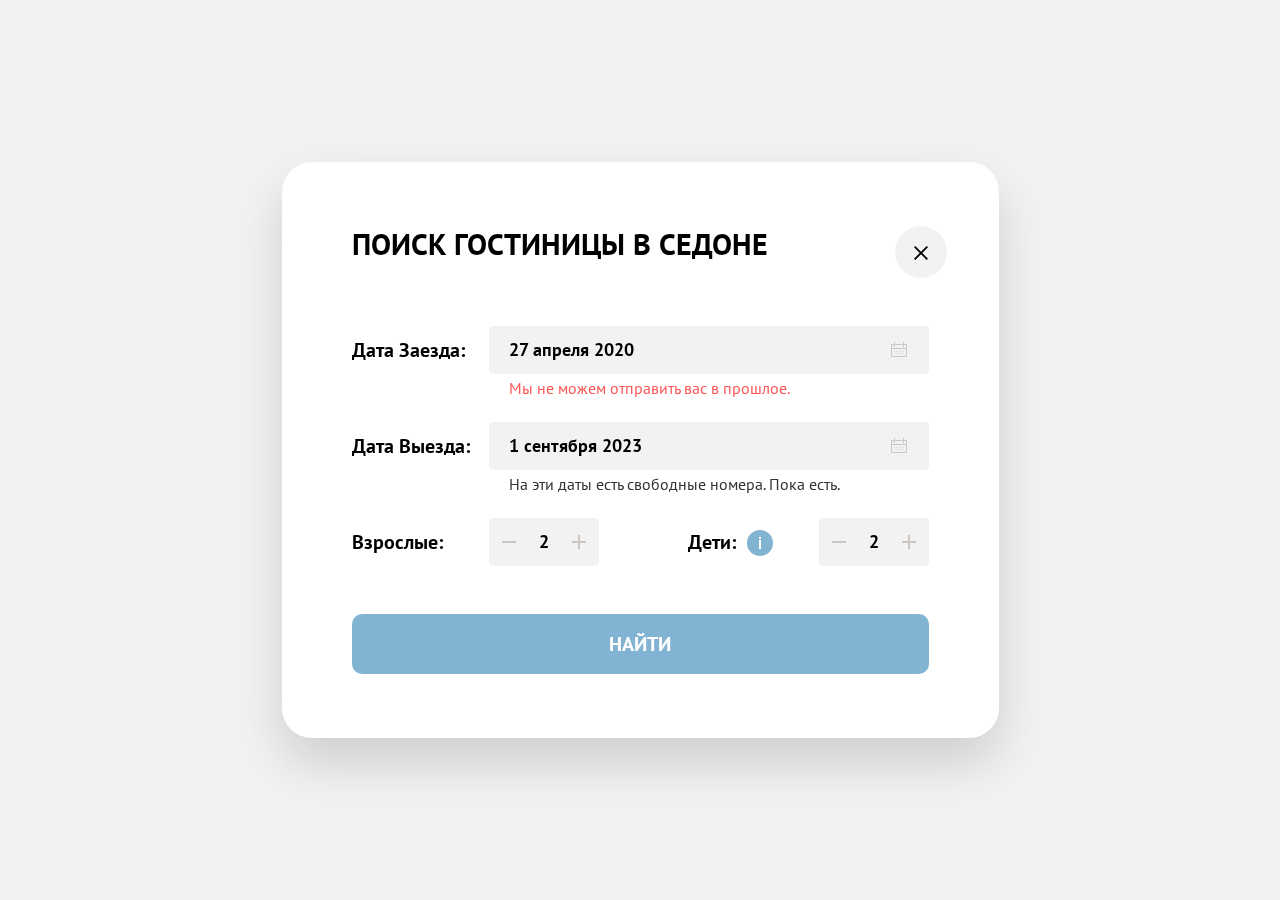
<file: modal.html>
<!DOCTYPE html>
<html lang="ru">
  <head>
    <meta charset="utf-8">
    <title>Проект Город Седона</title>
    <link rel="stylesheet" href="styles/styles.css">
    <link rel="icon" href="favicon.ico">
    <link rel="icon" type="image/png" href="images/favicon.png">
  </head>

  <body>
      <div data-test="modal" class="modal-container">
        <div class="modal modal-search">
          <button class="modal-close-button">
            <svg width="14" height="14" aria-hidden="true" focusable="false" viewBox="0 0 14 14" xmlns="http://www.w3.org/2000/svg">
              <path d="M14 1.29231L12.7077 0L7 5.70769L1.29231 0L0 1.29231L5.70769 7L0 12.7077L1.29231 14L7 8.29231L12.7077 14L14 12.7077L8.29231 7L14 1.29231Z" />
            </svg>
            <span class="visually-hidden">Закрыть</span>
          </button>
          <section class="modal-content">
            <h2 class="modal-title">Поиск гостиницы в Седоне</h2>
            <form class="search-form" action="https://echo.htmlacademy.ru/" method="post">
              <p class="search-form-input">
                <label class="search-form-label" for="arrive-date">Дата Заезда:</label>
                <input class="search-date-input" id="arrive-date" type="text" name="arrive-date" value="27 апреля 2020" placeholder="Укажите дату" required>
                <span class="search-form-input-error search-form-input-show-message">Мы не можем отправить вас в прошлое.</span>
                <span class="search-form-input-correct">На эти даты есть свободные номера. Пока есть.</span>
              </p>
              <p class="search-form-input">
                <label class="search-form-label" for="exit-date">Дата Выезда:</label>
                <input  class="search-date-input" type="text" id="exit-date" name="exit-date" value="1 сентября 2023" placeholder="Укажите дату" required>
                <span class="search-form-input-error">Мы не можем отправить вас в прошлое.</span>
                <span class="search-form-input-correct search-form-input-show-message">На эти даты есть свободные номера. Пока есть.</span>
              </p>
              <div class="search-form-counters">
                <p class="search-form-input search-form-input-counters">
                  <label class="search-form-label" for="adults-count">Взрослые:</label>
                  <button class="search-count-adult-minus" type="button">
                    <span class="visually-hidden">Кнопка минус</span>
                    <svg width="14" height="2" viewBox="0 0 14 2" aria-hidden="true" focusable="false" xmlns="http://www.w3.org/2000/svg">
                      <path d="M0 0L0 2L14 2V0L0 0Z" />
                    </svg>
                  </button>
                  <input class="search-count-input" type="number" id="adults-count" value="2" name="adults-count" required>
                  <button class="search-count-adult-plus" type="button">
                    <span class="visually-hidden">Кнопка плюс</span>
                    <svg width="14" height="14" viewBox="0 0 14 14" aria-hidden="true" focusable="false" xmlns="http://www.w3.org/2000/svg">
                      <path d="M14 6H8V0H6V6H0V8H6V14H8V8H14V6Z" />
                    </svg>
                  </button>
                </p>
                <p class="search-form-input search-form-input-counters">
                  <span class="search-form-label">
                    <label class="search-form-label search-form-label-children" for="children-count">Дети:</label>
                    <span class="tooltip">
                      <button class="tooltip-toggle" type="button">
                        <svg width="26" height="26" viewBox="0 0 26 26" aria-hidden="true" focusable="false" fill="none" xmlns="http://www.w3.org/2000/svg">
                          <circle cx="13" cy="13" r="13" fill="#83B3D3"/>
                          <path fill-rule="evenodd" clip-rule="evenodd" d="M12 7H14V9H12V7ZM14 19H12V10H14V19Z" fill="white"/>
                        </svg>
                      </button>
                        <svg class="tooltip-text-triangle" width="19" height="9" viewBox="0 0 19 9" aria-hidden="true" focusable="false" fill="none" xmlns="http://www.w3.org/2000/svg">
                          <path d="M9.5 0L19 9H0L9.5 0Z" fill="#333333" />
                        </svg>
                      <span class="tooltip-text">Укажите количество детей, которые будут с вами, возраст которых от 6 до 18 лет. Дети до 6 лет размещаются бесплатно.</span>
                    </span>
                  </span>
                  <button class="search-count-children-minus" type="button">
                    <span class="visually-hidden">Кнопка минус</span>
                    <svg width="14" height="2" viewBox="0 0 14 2" aria-hidden="true" focusable="false" xmlns="http://www.w3.org/2000/svg">
                      <path d="M0 0L0 2L14 2V0L0 0Z" />
                    </svg>
                  </button>
                  <input class="search-count-input" type="number" id="children-count" value="2" name="children-count" required>
                  <button class="search-count-children-plus" type="button">
                    <span class="visually-hidden">Кнопка плюс</span>
                    <svg width="14" height="14" viewBox="0 0 14 14" aria-hidden="true" focusable="false" xmlns="http://www.w3.org/2000/svg">
                      <path d="M14 6H8V0H6V6H0V8H6V14H8V8H14V6Z" />
                    </svg>
                  </button>
                </p>
              </div>
              <button class="button search-submit-button" type="submit">Найти</button>
            </form>
          </section>
        </div>
      </div>
  </body>
</file>
<file: styles/styles.css>
@font-face {
  font-family: "PT Sans";
  font-style: normal;
  font-weight: 400;
  src: url("../fonts/ptsans-400.woff2") format("woff2");
  font-display: swap;
}

@font-face {
  font-family: "PT Sans";
  font-style: normal;
  font-weight: 700;
  src: url("../fonts/ptsans-700.woff2") format("woff2");
  font-display: swap;
}

/* Форматирование сайта */

html {
  height: 100%;
}

body {
  margin: 0;
  display: flex;
  flex-direction: column;
  min-height: 100%;
  font-family: "PT Sans", sans-serif;
  font-size: 18px;
  line-height: 21px;
  font-weight: 400;
  font-style: normal;
  color: #000000;
  background-color: #f2f2f2;
}

.visually-hidden {
  position: absolute;
  width: 1px;
  height: 1px;
  margin: -1px;
  border: 0;
  padding: 0;
  white-space: nowrap;
  clip-path: inset(100%);
  clip: rect(0 0 0 0);
  overflow: hidden;
}

.button {
  font-family: inherit;
  font-size: 16px;
  font-weight: 700;
  line-height: 20px;
  text-transform: uppercase;
  text-align: center;
  text-decoration: none;
  color: #ffffff;
  background-color: #756157;
  border: none;
  border-radius: 4px;
  margin: 0;
  padding: 0;
}

.button:hover {
  background-color: #615048;
}

.button:focus {
  background-color: #615048;
}

.button:active {
  background-color: #756157;
  color: rgba(255, 255, 255, 0.3);
}

.dutton:disabled {
  background-color: #e5e5e5;
}

.content-white-background-color {
  background-color: #ffffff;
  box-shadow: 0 0 15px rgba(0, 0, 0, 0.2);
  width: 1200px;
  display: flex;
  flex-direction: column;
  flex-grow: 1;
  margin: 0 auto;
}

/* Страницы */

/* Шапка страницы */

/* Блок навигации */

.navigation {
  display: flex;
  width: 1060px;
  margin: 0 auto;
}

.navigation-logo {
  position: absolute;
}

.navigation-list {
  list-style-type: none;
  padding: 0;
  margin: 0;
  width: 530px;
  display: flex;
  flex-wrap: wrap;
  margin-left: 184px;
}

.navigation-user > .navigation-item {
  margin: 0;
}

.navigation-link {
  display: block;
  font-size: 20px;
  line-height: 24px;
  font-weight: 700;
  text-align: center;
  color: inherit;
  text-decoration: none;
  padding: 20px 0 18px;
  margin-right: 32.5px;
  position: relative;
}

.number-of-favorites {
  position: absolute;
  display: flex;
  justify-content: center;
  align-items: center;
  width: 20px;
  height: 20px;
  border-radius: 10px;
  top: 11px;
  left: 20px;
  font-family: "PT Sans", sans-serif;
  font-weight: 400;
  font-size: 10px;
  background-color: #7db54f;
  color: #ffffff;
}

.navigation-link-current {
  border-bottom: 2px solid #756257;
}

.navigation-link-button {
  padding: 8px 34px;
  margin: 14px 0 14px 20px;
  display: block;
}

.navigation-user {
  max-width: 280px;
  margin-left: auto;
  justify-content: end;
}

.navigation-user .navigation-link {
  min-width: 20px;
  min-height: 20px;
  padding: 22px 12px;
  margin: 0;
}

.navigation-link-search {
  background-image: url("../images/icons-search.svg");
  background-repeat: no-repeat;
  background-position: center;
}

.navigation-link-fav {
  background-image: url("../images/icons-heart.svg");
  background-repeat: no-repeat;
  background-position: center;
}

/* Основная страница */

.index-main {
  flex-grow: 1;
  text-align: center;
  display: flex;
  flex-direction: column;
}

.main-upper-background {
  background-color: #c6866c;
  background-image: url("../images/divider.svg"), url("../images/main-page-welcome-background.jpg");
  background-repeat: no-repeat;
  background-position: left bottom, left top;
}

.logo {
  padding-top: 51px;
  padding-bottom: 78px;
}

/* Блоки с преимуществами */

.advantages-main {
  text-align: center;
  font-weight: 700;
  font-size: 30px;
  line-height: 36px;
  text-transform: uppercase;
  padding-top: 69px;
  padding-bottom: 25px;
  margin: 0;
}

.advantages-main-description {
  font-size: 22px;
  line-height: 26px;
  text-align: center;
  color: #333333;
  padding-bottom: 90px;
  margin: 0;
}

.advantages-list {
  list-style-type: none;
  padding: 0;
  margin: 0;
  display: flex;
  flex-direction: column;
  flex-wrap: wrap;
}

.advantages-item {
  background-color: rgba(131, 179, 211, 0.12);
  min-height: 385px;
  display: flex;
}

.description-block {
  padding: 112.5px 85px;
  display: flex;
  flex-direction: column;
  box-sizing: border-box;
  height: 100%;
}

.description-block-with-image {
  padding: 102px 85px;
}

.advantages-title {
  font-weight: 700;
  font-size: 24px;
  line-height: 28px;
  text-transform: uppercase;
  margin: 0;
  padding-bottom: 32px;
  margin-bottom: 30px;
  flex-grow: 1;
  position: relative;
}

.advantages-title::after {
  content: "";
  position: absolute;
  width: 60px;
  height: 2px;
  right: 85px;
  bottom: 0;
  background-color: rgba(255, 255, 255, 0.3);
}

.advantages-middle-row {
  display: flex;
  flex-wrap: wrap;
  list-style: none;
  padding: 0;
  margin: 0;
}

.advantages-middle-row .advantages-title::after {
  background-color: rgba(0, 0, 0, 0.3);
}

.advantages-description {
  color: #333333;
  margin: 0;
}

.advantages-image-left {
  order: -1;
}

.advantages-item-with-image {
  background-color: #82b3d3;
  display: flex;
}

.advantages-item-with-image .advantages-description,
.advantages-item-with-image .advantages-title {
  color: #ffffff;
}

.advantages-item-darker {
  background-color: rgba(131, 179, 211, 0.2);
}

.advantages-middle-row > .advantages-item {
  width: 400px;
}

/* Блоки с инфраструктурой */

.infrastructure-list {
  list-style-type: none;
  padding: 0;
  margin: 0;
  display: flex;
  flex-wrap: wrap;
}

.infrastructure-top {
  text-align: center;
  font-weight: 700;
  font-size: 30px;
  line-height: 36px;
  text-transform: uppercase;
  padding-top: 64px;
  padding-bottom: 20px;
  margin: 0;
}

.infrastructure-top-description {
  text-align: center;
  font-size: 22px;
  line-height: 26px;
  padding-bottom: 64px;
  color: #333333;;
  margin: 0;
}

.infrastructure-item {
  background-color: rgba(131, 179, 211, 0.12);
  width: 400px;
}

.infrastructure-item .description-block {
  padding: 81px 85px;
}

.infrastructure-item:nth-child(1) .description-block {
  background-image: url("../images/infrastructure-icon-housing.svg");
  background-repeat: no-repeat;
  background-position: 50% 81px;
}

.infrastructure-item:nth-child(2) .description-block {
  background-image: url("../images/infrastructure-icon-food.svg");
  background-repeat: no-repeat;
  background-position: 50% 81px;
}

.infrastructure-item:nth-child(3) .description-block {
  background-image: url("../images/infrastructure-icon-gift.svg");
  background-repeat: no-repeat;
  background-position: 50% 81px;
}

.infrastructure-item-white {
  background-color: #ffffff;
}

.infrastructure-title {
  font-weight: 700;
  font-size: 24px;
  line-height: 28px;
  text-transform: uppercase;
  margin: 0;
  padding-top: 103px;
  padding-bottom: 29px;
}

.infrastructure-description {
  margin: 0;
  color: #333333;
}

/* Блок с ссылкой на каталог */

.catalog-link {
  text-align: center;
  width: 592px;
  margin: 0 auto;
  padding-top: 96px;
}

.catalog-link-top {
  font-weight: 700;
  font-size: 30px;
  line-height: 36px;
  text-transform: uppercase;
  margin: 0;
  padding-bottom: 20px;
}

.catalog-link-description {
  font-size: 22px;
  line-height: 26px;
  color: #333333;
  margin: 0;
  padding-bottom: 54px;
}

.catalog-link-button {
  font-size: 20px;
  line-height: 36px;
  padding: 8px 50px;
  display: inline-block;
  margin-bottom: 96px;
}

/* Модальное окно */

.modal-container {
  position: fixed;
  top: 0;
  left: 0;
  display: flex;
  width: 100%;
  height: 100%;
}

.modal-container-close {
  display: none;
}

.modal {
  position: relative;
  margin: auto;
  padding: 64px 70px;
  background-color: #ffffff;
}

.modal-search {
  width: 577px;
  border-radius: 30px;
  box-shadow: 0 25px 50px 0 rgba(0, 0, 0, 0.15);
}

.modal-close-button {
  position: absolute;
  top: 64px;
  right: 52px;
  width: 52px;
  height: 52px;
  padding-top: 5px;
  border-radius: 50%;
  background-color: #f2f2f2;
  border: none;
  fill: #000000;
}

.modal-close-button:hover,
.modal-close-button:focus,
.modal-close-button:active
{
  background-color: #e6e6e6;
}

.modal-close-button:focus {
  outline: 3px solid #83b3d3;
}

.modal-close-button:active {
  fill: #808080;
}

.modal-title {
  margin: 0;
  margin-bottom: 64px;
  font-family: "PT Sans", sans-serif;
  font-size: 30px;
  line-height: 36px;
  font-weight: 700;
  text-transform: uppercase;
}

/* Форма модального окна */

.search-form-input {
  display: flex;
  margin: 0;
  margin-bottom: 48px;
  align-items: center;
  justify-content: space-between;
  position: relative;
}

.search-form-input-error, .search-form-input-correct {
  position: absolute;
  color: #ff5757;
  font-family: "PT Sans", sans-serif;
  font-weight: 400;
  font-size: 16px;
  line-height: 21px;
  bottom: -25px;
  left: 157px;
  display: none;
}

.search-form-input-correct {
  color: #333333;
}

.search-form-input-show-message {
  display: block;
}

.search-form-label {
  font-weight: 700;
  font-size: 20px;
  line-height: 24px;
  text-transform: capitalize;
  position: relative;
}

.search-form-label-children {
  padding-right: 37px;
  position: relative;
}

.search-date-input {
  font-family: "PT Sans", sans-serif;
  font-weight: 700;
  font-size: 18px;
  line-height: 24px;
  padding: 12px 20px;
  width: 400px;
  border: none;
  border-radius: 4px;
  background-color: #f2f2f2;
}

.search-form-input:not(.search-form-input-counters)::after {
  content: "";
  background-image: url("../images/view-icon-calendar.svg");
  background-repeat: no-repeat;
  width: 20px;
  height: 20px;
  top: 16px;
  right: 18px;
  position: absolute;
}

.search-date-input:hover,
.search-date-input:focus {
  background-color: #e6e6e6;
}

.search-date-input:focus {
  outline: 3px solid #83b3d3;
}

.search-form-counters {
  display: flex;
  justify-content: space-between;
}

.search-count-input {
  font-family: "PT Sans", sans-serif;
  font-weight: 700;
  font-size: 18px;
  width: 30px;
  line-height: 20px;
  padding: 14px 40px;
  border: none;
  border-radius: 4px;
  background-color: #f2f2f2;
  margin-left: 46px;
  text-align: center;
}

.tooltip {
  position: absolute;
  width: 26px;
  height: 26px;
  top:0;
  right: 0;
}

.tooltip-toggle {
  border: none;
  background-color: transparent;
  padding: 0;
  margin: 0;
  margin-top: 1%;
  display: block;
}

.tooltip-icon {
  width: 100%;
  height: 100%;
  display: block;
}

.tooltip-text-triangle {
  position: absolute;
  top: 100%;
  margin-top: 7px;
  left: 50%;
  transform: translateX(-50%);
  z-index: 1;
  display: none;
}

.tooltip-text {
  background-color: #333333;
  color: #FFFFFF;
  border-radius: 10px;
  padding: 15px 18px 18px 22px;
  width: 216px;
  text-transform: none;
  font-weight: normal;
  box-shadow: 0 15px 30px 0 rgba(0, 0, 0, 0.3);
  font-size: 16px;
  line-height: 20px;
  position: absolute;
  top: 100%;
  margin-top: 15px;
  left: 50%;
  transform: translateX(-50%);
  z-index: 1;
  display: none;
}

.tooltip-toggle:hover + .tooltip-text-triangle,
.tooltip-toggle:focus + .tooltip-text-triangle {
  display: block;
}

.tooltip-toggle:hover + .tooltip-text-triangle + .tooltip-text,
.tooltip-toggle:focus + .tooltip-text-triangle + .tooltip-text {
  display: block;
}

.search-count-adult-minus,
.search-count-adult-plus,
.search-count-children-minus,
.search-count-children-plus {
  fill:#756157;
  fill-opacity: 0.3;
  padding: 9px 3px;
  display: flex;
  align-items: center;
  border: none;
  border-radius: 4px;
  background-color: transparent;
}

.search-count-adult-plus,
.search-count-children-plus {
  padding: 3px 3px;
}

.search-count-adult-minus {
  position: absolute;
  left: 147px;
}

.search-count-adult-plus {
  position: absolute;
  right: 10px;
}

.search-count-children-minus {
  position: absolute;
  left: 141px;
}

.search-count-children-plus {
  position: absolute;
  right: 10px;
}

.search-count-adult-minus:hover,
.search-count-adult-plus:hover,
.search-count-children-minus:hover,
.search-count-children-plus:hover {
  fill: #000000;
  fill-opacity: 1;
}

.search-count-adult-minus:focus,
.search-count-adult-plus:focus,
.search-count-children-minus:focus,
.search-count-children-plus:focus {
  fill: #000000;
  fill-opacity: 1;
  border-radius: 4px;
  border: none;
  outline: 3px solid #82b3d3;
}

.search-count-adult-minus:active,
.search-count-adult-plus:active,
.search-count-children-minus:active,
.search-count-children-plus:active  {
  fill:#756157;
  fill-opacity: 0.3;
}

.search-count-input::-webkit-outer-spin-button,
.search-count-input::-webkit-inner-spin-button {
  display: none;
  margin: 0;
}

.search-count-input[type="number"] {
  -moz-appearance: textfield;
}

.search-count-input[type="number"]:hover,
.search-count-input[type="number"]:focus {
  -moz-appearance: number-input;
}

.search-submit-button {
  width: 100%;
  padding: 18px 77px;
  background-color: #82b3d3;
  font-weight: 700;
  font-size: 20px;
  line-height: 24px;
  border-radius: 10px;
  text-align: center;
}

.search-submit-button:hover,
.search-submit-button:focus {
  background-color: #68a2ca;
}

.search-submit-button:active {
  background-color: #68a2ca;
  color: rgba(255, 255, 255, 0.3);
}

.search-submit-button:disabled {
  background-color: #e5e5e5;
}

/* Страница каталога гостиниц */

/* Первый блок с фильтрами */

.filter-section {
  width: 1060px;
  padding: 35px 70px 70px;
  color: #ffffff;
  background-color: #c6866c;
  background-image: url("../images/filter-background.jpg");
  background-repeat: no-repeat;
  background-size: cover;
}

.catalog-header-title {
  font-weight: 700;
  font-size: 60px;
  line-height: 78px;
  margin: 0;
  padding-bottom: 5px;
}

.breadcrumbs {
  color:#ffffff;
  display: flex;
  flex-wrap: wrap;
  list-style: none;
  margin: 0;
  padding: 0 0 37px;
  align-items: center;
}

.breadcrumbs-item {
  min-width: 13px;
  min-height: 15px;
}

.breadcrumbs-link {
  font-size: 16px;
  color: inherit;
  text-decoration: none;
  min-width: 13px;
  min-height: 15px;
  padding: 3px 10px 3px 0;
  display: flex;
}

.breadcrumbs-link-home {
  background-image: url("../images/icons-catalog-home.svg");
  background-repeat: no-repeat;
  background-position: left center;
}

.breadcrumbs-link:not(.breadcrumbs-link-home)::before {
  content: "";
  background-image: url("../images/icons-catalog-breadcrumbs.svg");
  background-repeat: no-repeat;
  background-position: left center;
  width: 7px;
  display: inline-block;
  margin-right: 11px;
}

.catalog-filter {
  display: flex;
  flex-wrap: wrap;
  justify-content: space-between;
  gap: 140px;
}

.catalog-filter-left-blocks {
  display: flex;
  gap: 70px;
}

.catalog-filter-right-blocks {
  display: flex;
  flex-wrap: wrap;
  gap: 70px;
}

.catalog-filter-group {
  width: 150px;
  padding: 0;
  margin: 0;
  border: none;
}

.catalog-filter-title {
  font-weight: 700;
  font-size: 20px;
  line-height: 24px;
  text-transform: capitalize;
  padding: 0 0 32px;
}

.catalog-filter-list {
  list-style: none;
  margin: 0;
  padding: 0;
}

.catalog-filter-item {
  line-height: 23px;
  padding-bottom: 16px;
}

.catalog-filter-item:last-child {
  padding-bottom: 0;
}

.control {
  position: relative;
  display: block;
  padding-left: 36px;
}

.control-mark-square {
  position: absolute;
  left: 0;
  top: 2px;
  width: 20px;
  height: 20px;
  background-color: #ffffff;
  border-radius: 4px;
  display: block;
}

.control-mark-circle {
  position: absolute;
  left: 0;
  top: 2px;
  width: 20px;
  height: 20px;
  background-color: #ffffff;
  border-radius: 50%;
}

.control:hover .control-mark-square,
.control:hover .control-mark-circle
{
  background-color: rgba(255, 255, 255, 0.6);
  color: rgba(255, 255, 255, 0.6);
}

.control:focus-within .control-mark-square,
.control:focus-within .control-mark-circle
{
  outline: 3px solid #83b3d3;
}

.control:active .control-mark-square,
.control:active .control-mark-circle
{
  background-color: rgba(255, 255, 255, 0.3);
  color: rgba(255, 255, 255, 0.3);
}

.control-input[type="checkbox"]:checked + .control-mark-square::after {
  content: "";
  background-image: url("../images/checkbox-checked-icon.svg");
  background-repeat: no-repeat;
  position: absolute;
  top: 5px;
  left: 4px;
  width: 12px;
  height: 10px;
  display: block;
}

.control-input[type="radio"]:checked + .control-mark-circle::after {
  content: "";
  background-image: url("../images/radio-checked-icon.svg");
  background-repeat: no-repeat;
  position: absolute;
  top: 4.5px;
  left: 5px;
  width: 10px;
  height: 11px;
  display: block;
}

.catalog-filter-group-value {
  margin: 0;
  padding: 0;
  border: none;
}

.range-wrapper-inputs {
  display: flex;
  gap: 2px;
  margin-bottom: 44px;
  justify-content: center;
}

.catalog-filter-value-name {
  position: relative;
}

.value-size {
  font-family: "PT Sans", sans-serif;
  font-weight: 700;
  font-size: 18px;
  width: 103px;
  padding: 13px 20px 12px 20px;
  border: none;
  border-radius: 4px 0 0 4px;
  background-color: #f2f2f2;
}

.value-size-max {
  border-radius: 0 4px 4px 0;
}

.value-size::-webkit-outer-spin-button,
.value-size::-webkit-inner-spin-button {
  appearance: none;
  margin: 0;
}

.value-size[type="number"] {
  -moz-appearance: textfield;
}

.value-size[type="number"]:hover,
.value-size[type="number"]:focus {
  -moz-appearance: number-input;
}

.static-value {
  position: absolute;
  line-height: 24px;
  right: 20px;
  top: 13px;
  color: rgba(0, 0, 0, 0.3);
}

.range-scale {
  position: relative;
  height: 4px;
  background-color: rgba(255, 255, 255, 0.3);
}

.range-scale-bar {
  position: absolute;
  height: 4px;
  background-color: #ffffff;
}

.button-toggle {
  position: absolute;
  width: 20px;
  height: 20px;
  border-radius: 5px;
  background-color: #ffffff;
  border: none;
  cursor: pointer;
}

.button-toggle:focus {
  outline: 3px solid #83b3d3;
}

.button-toggle:active {
  outline: 2px solid #83b3d3;
}

.toggle-min {
  top: -8px;
  left: 0;
}

.toggle-max {
  top: -8px;
  right: -1px;
}

.catalog-filter-buttons {
  display: flex;
  flex-wrap: wrap;
  flex-direction: column;
  gap: 32px;
  margin-top: 56px;
}

.button-filter-submit {
  background-color: #82b3d3;
  padding: 8px 50px;
}

.button-filter-submit:hover {
  background-color: #68a2ca;
}

.button-filter-submit:focus {
  background-color: #68a2ca;
}

.button-filter-submit:active {
  background-color: #82b3d3;
  color: rgba(255, 255, 255, 0.3);
}

.button-filter-submit:disabled {
  background-color: #e5e5e5;
}

.button-filter-reset {
  background-color: transparent;
  padding: 8px 50px;
}

.button-filter-reset:hover {
  background-color: transparent;
  color: rgba(255, 255, 255, 0.43);
}

.button-filter-reset:focus {
  background-color: transparent;
  outline: 3px solid #83b3d3;
}

.button-filter-reset:active {
  background-color: transparent;
  color: rgba(255, 255, 255, 0.3);
}

.button-filter-reset:disabled {
  background-color: transparent;
  color: rgba(255, 255, 255, 0.1);
}

/* Блок с гостиницами */

/* Второй блок с фильтрами */

.catalog-content {
  width: 1060px;
  margin: 0 auto 60px;
}

.hotel-filters {
  display: flex;
  justify-content: space-between;
  margin: 50px 0 31px;
}

.hotel-result {
  font-weight: 700;
  font-size: 30px;
  line-height: 36px;
  text-transform: uppercase;
  margin: 6px 0;
  margin-right: auto;
  width: 500px;
}

.select-control-position {
  display: flex;
  flex-wrap: wrap;
  justify-content: end;
}

.select-control-wrapper {
  position: relative;
}

.select-control {
  font-size: 18px;
  line-height: 21px;
  font-weight: 400;
  font-family: "PT Sans", sans-serif;
  padding: 12px 18px;
  width: 292px;
  border: solid #E5E5E5 2px;
  border-radius: 4px;
  margin-right: 62px;
  appearance: none;
  background-color: #ffffff;
}

.select-control-icon {
  position: absolute;
  right: 81px;
  top: 21px;
}

.select-control:hover {
  border-color: #68a2ca;
}

.select-control:focus {
  border-color: #68a2ca;
}

.select-control:disabled {
  border-color: rgba(0, 0, 0, 0.3);
  color: rgba(0, 0, 0, 0.3);
}

.select-control-button {
  min-width: 16px;
  min-height: 14px;
  margin-left: 8px;
  margin-bottom: 8px;
  padding: 12px 14px;
  border: 2px solid #e5e5e5;
  border-radius: 4px;
  align-self: flex-start;
}

.select-control-button-current {
  border-color: #000000;
}

.select-control-button:hover {
  border-color: #000000;
}

.select-control-button:focus {
  border-color: #68a2ca;
}

.select-control-button:active {
  border-color: #000000;
}

.select-control-button:last-child {
  margin-right: 0;
}

/* Список гостиниц */

.hotel-list {
  list-style-type: none;
  padding: 0;
  margin: 0;
  display: grid;
  grid-template-columns: repeat(3, 1fr);
  gap: 20px;
  padding-bottom: 39px;
  border-bottom: 1px solid #e6e6e6;
  margin-bottom: 39px;
}

.hotel-card {
  padding: 19px;
  padding-top: 20px;
  border: solid 1px;
  border-color: #e6e6e6;
  border-radius: 4px;
}

.hotel-card-link {
  text-decoration: none;
}

.hotel-card-image {
  padding-bottom: 13px;
}

.hotel-card-title {
  font-weight: 700;
  font-size: 24px;
  line-height: 28px;
  color:#000000;
  margin: 0;
  padding-bottom: 15px;
}

.hotel-type-price-row {
  display: flex;
  justify-content: space-between;
  padding-bottom: 16px;
}

.hotel-card-type, .hotel-card-price {
  margin: 0;
}

.hotel-card-buttons {
  display: flex;
  flex-wrap: wrap;
  gap: 20px;
  padding-bottom: 16px;
}

.hotel-card-button-details {
  padding: 8px 20px;
  min-width: 100px;
}

.hotel-card-button-favorites {
  padding: 8px 20px;
  min-width: 100px;
  background-color: #82b3d3;
}

.hotel-card-button-favorites:hover {
  background-color: #68a2ca;
}

.hotel-card-button-favorites:focus {
  background-color: #68a2ca;
}

.hotel-card-button-favorites:active {
  background-color: #82b3d3;
  color: rgba(255, 255, 255, 0.3);
}

.hotel-card-button-favorites:disabled {
  background-color: #e5e5e5;
}

.hotel-card-button-infavorites {
  padding: 8px 18px;
  background-color: #7db54f;
}

.hotel-card-button-infavorites:hover {
  background-color: #6c9e42;
}

.hotel-card-button-infavorites:focus {
  background-color: #6c9e42;
}

.hotel-card-button-infavorites:active {
  background-color: #7db54f;
  color: #FFFFFF4D;
}

.hotel-card-button-infavorites:disabled {
  background-color: #e5e5e5;
}

.hotel-card-stars-raiting-row {
  display: flex;
  flex-wrap: wrap;
  justify-content: space-between;
  align-items: center;
}

.hotel-card-stars, .hotel-card-raiting {
  margin: 0;
  min-width: 18px;
  min-height: 17px;
}

.hotel-card-raiting {
  display: block;
  box-sizing: border-box;
  font-size: 16px;
  line-height: 20px;
  padding: 9px 22px 8px 23px;
  text-transform: uppercase;
  text-align: center;
  background-color: #f2f2f2;
  border-radius: 4px;
}

.hotel-card-stars {
  background-image: url("../images/star.svg");
  background-repeat: space;
  background-size: 18px 17px;
}

.two-stars {
  width: 42px;
}

.three-stars {
  width: 67px;
}

.four-stars {
  width: 89px;
}

/* Пагинация */

.pagination {
  list-style-type: none;
  padding: 0;
  margin: 0;
  display: flex;
  flex-wrap: wrap;
  gap: 8px;
}

.pagination-link {
  display: block;
  box-sizing: border-box;
  font-weight: 700;
  font-size: 20px;
  line-height: 36px;
  min-width: 60px;
  height: 60px;
  padding-top: 11.5px;
  text-align: center;
  text-decoration: none;
  background-color: #82b3d3;
  color: #ffffff;
  border-radius: 4px;
}

.pagination-current {
  background-color: #f2f2f2;
  color: #000000;
}

.pagination-disabled {
  background-color: #ffffff;
  color: #000000;
}

.pagination-link:hover:not(.pagination-current):not(.pagination-disabled) {
  background-color: #68a2ca;
}

.pagination-link:focus:not(.pagination-current):not(.pagination-disabled) {
  background-color: #68a2ca;
}

.pagination-link:active:not(.pagination-current):not(.pagination-disabled) {
  background-color: #82b3d3;
  color: rgba(255, 255, 255, 0.3);
}

/* Блок с подпиской на рассылку */

.newsletter {
  background-color: #89a5b4;
  background-image: url("../images/subscribe-background.jpg");
  background-repeat: no-repeat;
  background-size: cover;
}

.newsletter-content {
  width: 684px;
  margin: 0 auto;
  padding-top: 96px;
  padding-bottom: 103px;
}

.newsletter-catalog {
  text-align: center;
}

.newsletter-top {
  font-weight: 700;
  font-size: 30px;
  line-height: 36px;
  text-transform: uppercase;
  color: #ffffff;
  margin: 0;
  padding-bottom: 20px;
}

.newsletter-description {
  font-size: 22px;
  line-height: 26px;
  color: #ffffff;
  margin: 0;
  padding-bottom: 55px;
}

.newsletter-top-catalog {
  color: #000000;
}

.newsletter-description-catalog {
  color: #333333;
}

.newsletter-form {
  display: flex;
}

.newsletter-email {
  font-family: "PT Sans", sans-serif;
  font-weight: 400;
  font-size: 18px;
  line-height: 24px;
  width: 432px;
  text-align: left;
  padding: 14px 20px;
  border-radius: 4px 0 0 4px;
  border: none;
}

.newsletter-email:hover,
.newsletter-email:focus {
  box-shadow: inset 0 0 0 2px #82b3d3;
  outline: none;
}

.newsletter-catalog .newsletter-email {
  background-color: #f2f2f2;
}

.newsletter-button {
  background-color: #82b3d3;
  font-size: 20px;
  line-height: 36px;
  padding: 8px 50px;
  border-radius: 0 4px 4px 0;
}

.newsletter-button:hover {
  background-color: #68a2ca;
}

.newsletter-button:focus {
  background-color: #68a2ca;
}

.newsletter-button:active {
  background-color: #82b3d3;
  color: rgba(255, 255, 255, 0.3);
}

.newsletter-button:disabled {
  background-color: #e5e5e5;
}

/* Футер сайта */

.footer-row {
  display: flex;
  align-items: center;
  width: 1060px;
  margin: 0 auto;
  gap:20px;
  padding-top: 45px;
  padding-bottom: 30px;
}

.footer-social-list {
  list-style-type: none;
  padding: 0;
  margin: 0;
  margin-right: auto;
  display: flex;
  flex-wrap: wrap;
  width: 190px;
}

.footer-social-link {
  display: block;
  width: 47px;
  height: 40px;
  position: relative;
}

.footer-social-icon {
  position: absolute;
  top: 0;
  right: 0;
  bottom: 0;
  left: 0;
  margin: auto;
  fill: #83B3D3;
}

.footer-social-link:hover .footer-social-icon{
  fill: #68a2ca;
}

.footer-social-link:focus .footer-social-icon{
  fill: #68a2ca;
}

.footer-social-link:active .footer-social-icon{
  fill: rgba(104, 162, 202, 0.3);
}

.footer-number {
  font-family: inherit;
  color: inherit;
  text-align: center;
  width: 331px;
  margin-right: 40px;
  font-size: 40px;
  line-height: 40px;
  text-decoration: none;
}

.footer-number:hover {
  color: #756157;
}

.footer-number:focus {
  color: #756157;
}

.footer-number:active {
  color: rgba(117, 97, 87, 0.3);
}

.footer-htmlacademy-link {
  display: block;
  min-width: 120px;
  min-height: 35px;
  position: relative;
  margin-left: auto;
}

.footer-htmlacademy-icon {
  position: absolute;
  top: 0;
  right: 0;
  bottom: 0;
  margin: auto;
  fill: #000000;
}

.footer-htmlacademy-icon:hover {
  fill: #756157;
}

.footer-htmlacademy-icon:focus {
  fill: #756157;
}

.footer-htmlacademy-icon:active {
  fill: rgba(117, 97, 87, 0.3);
}
</file>
